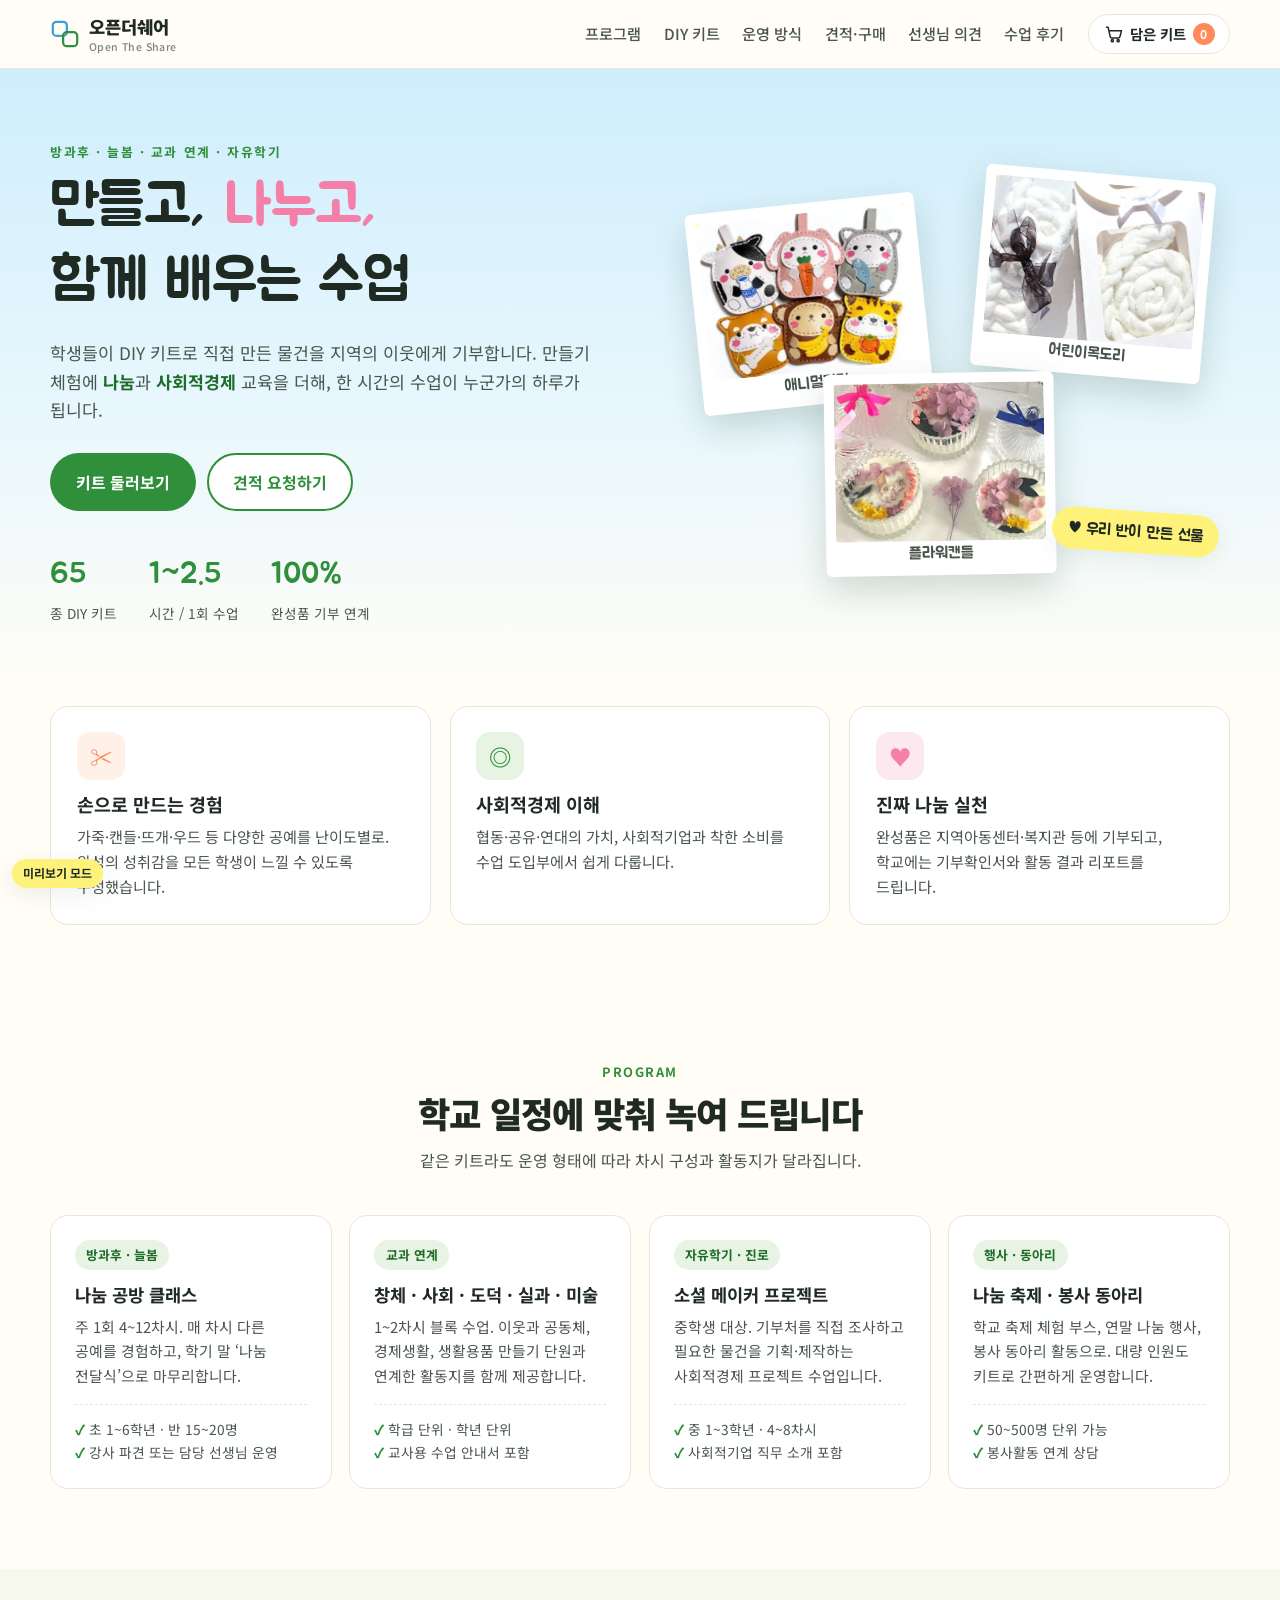
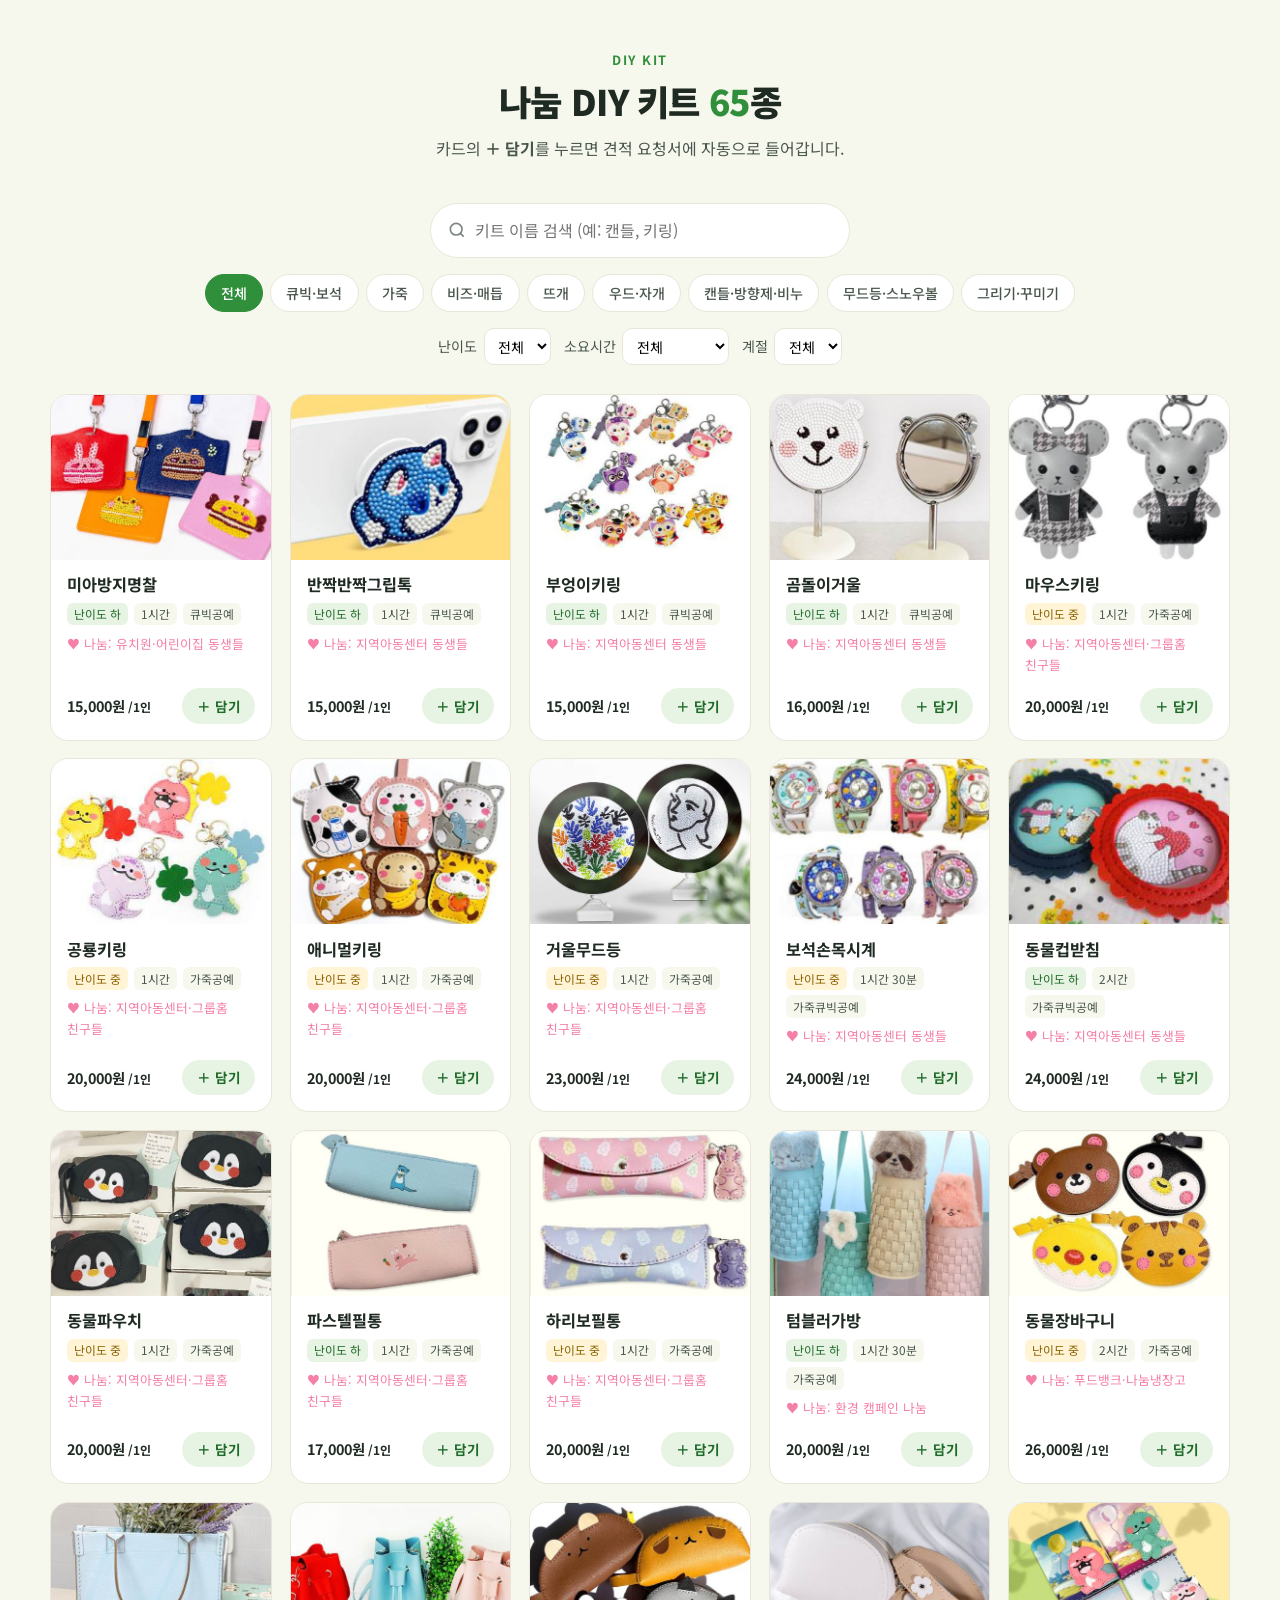
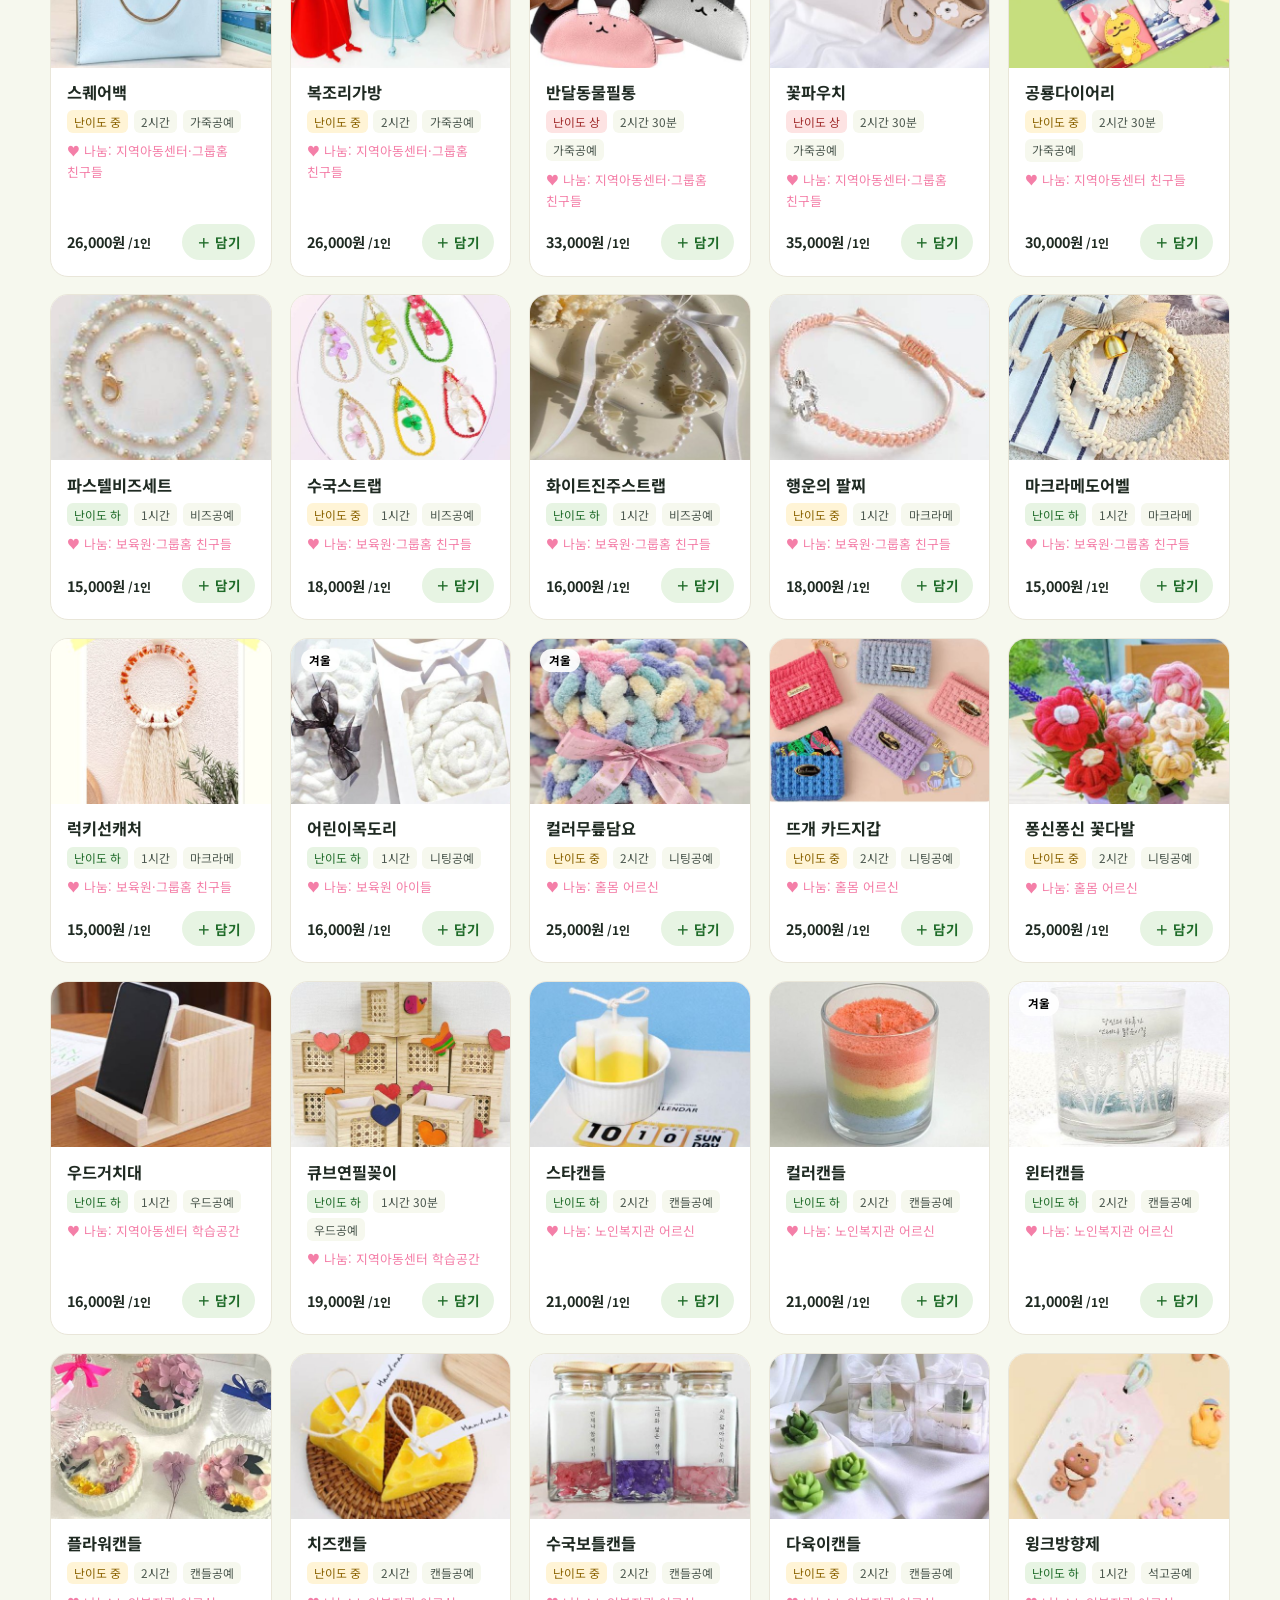
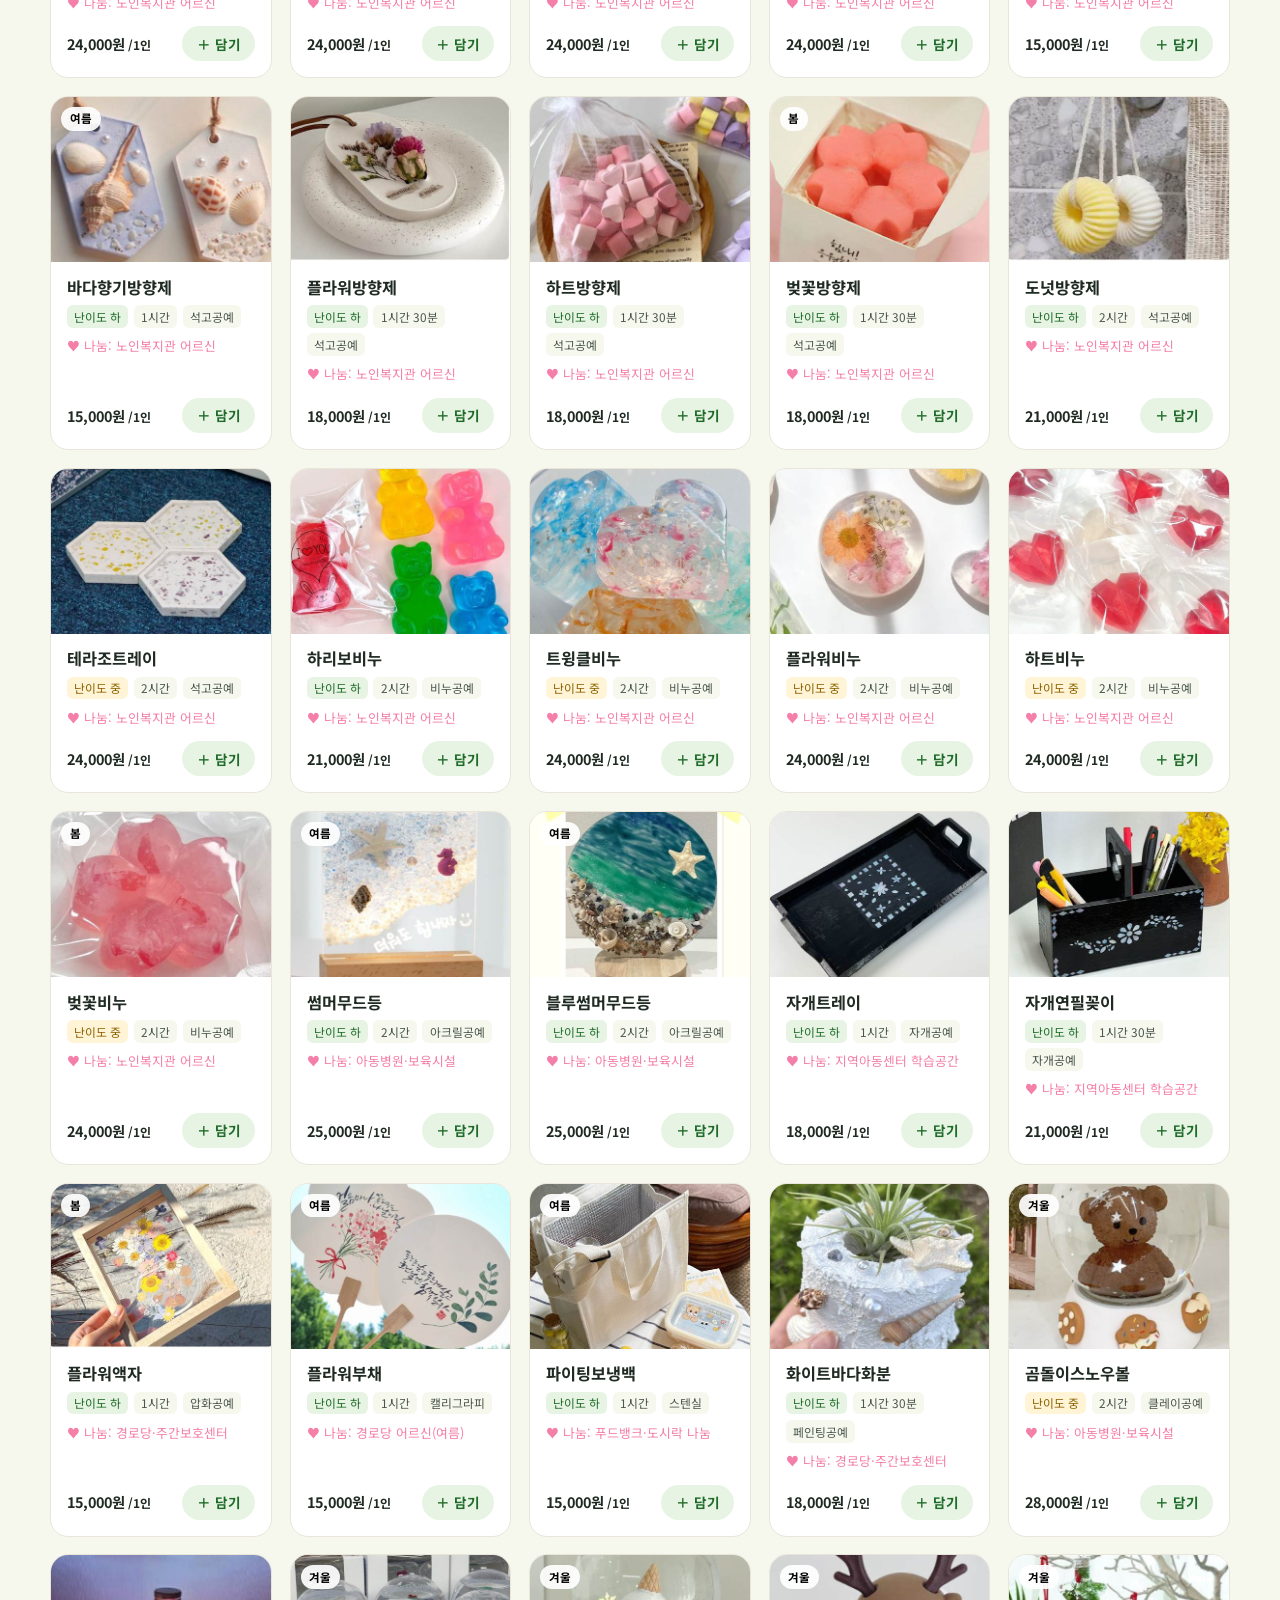
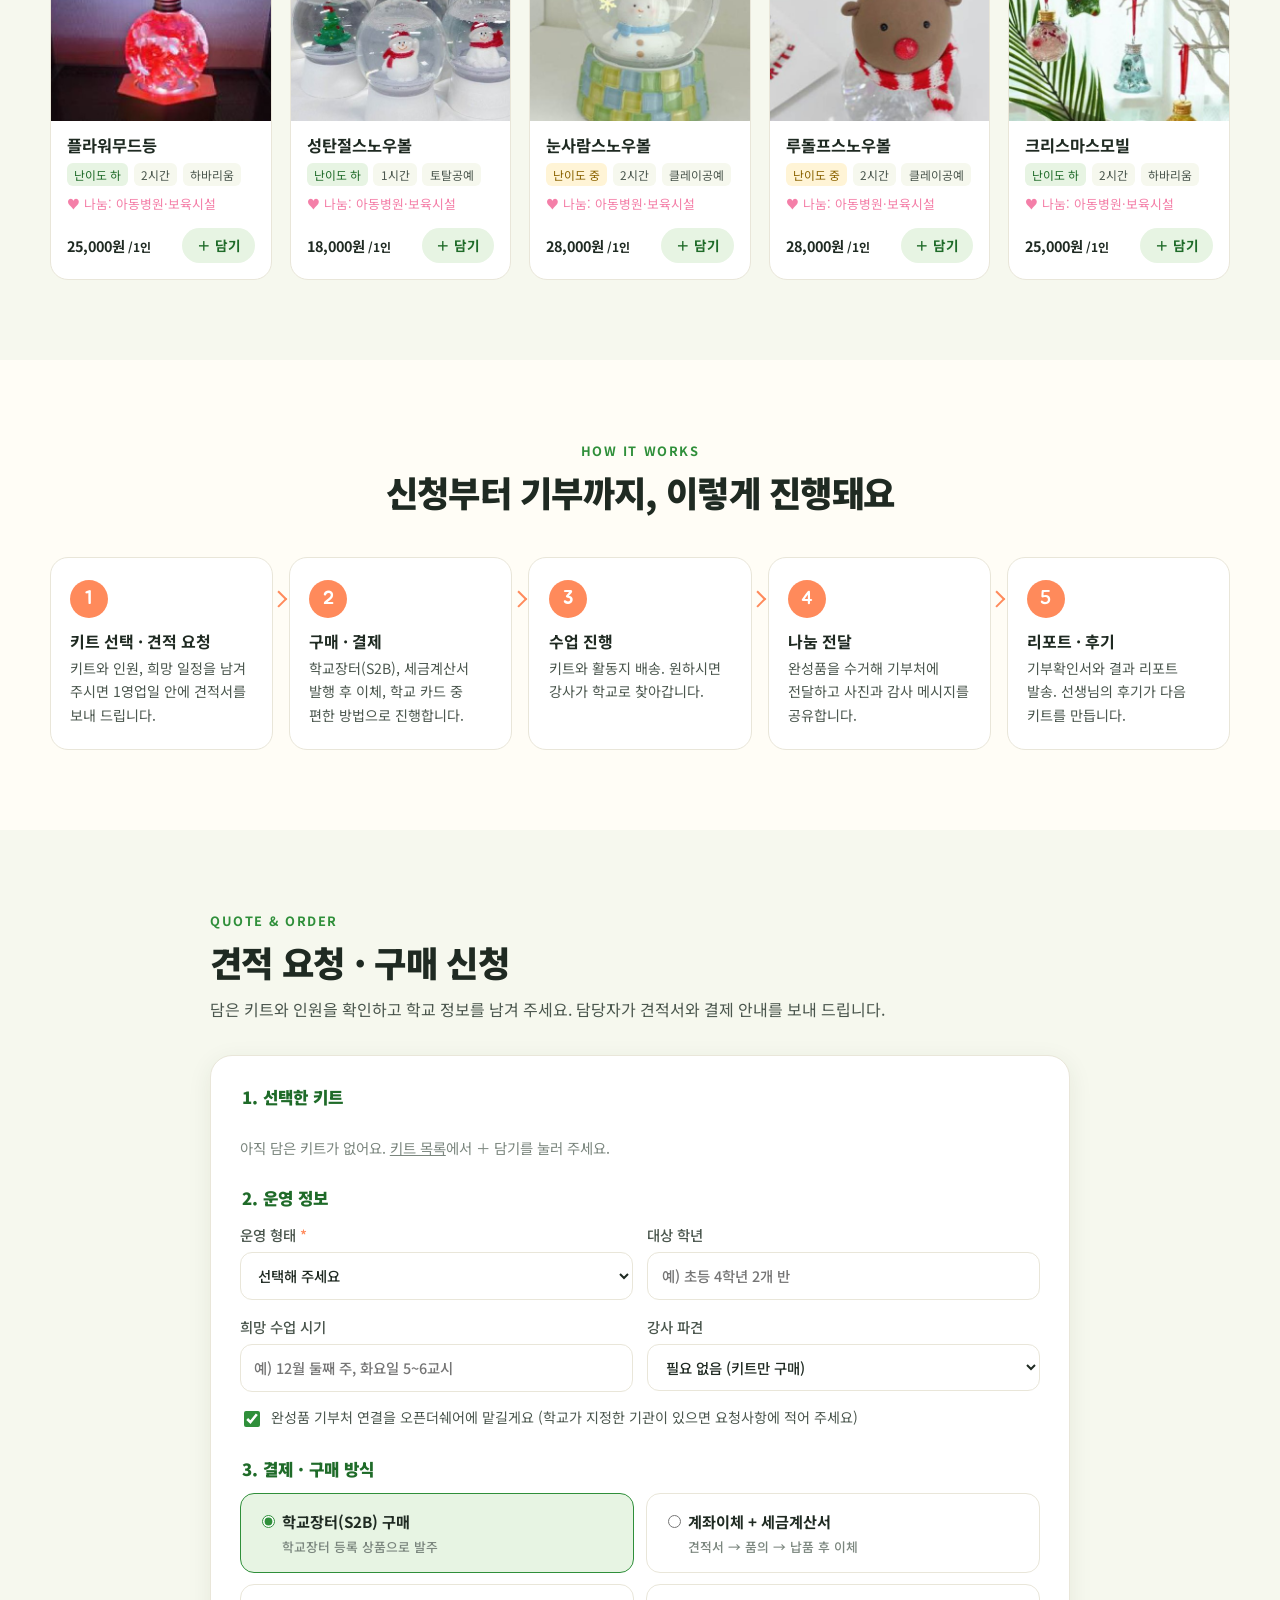
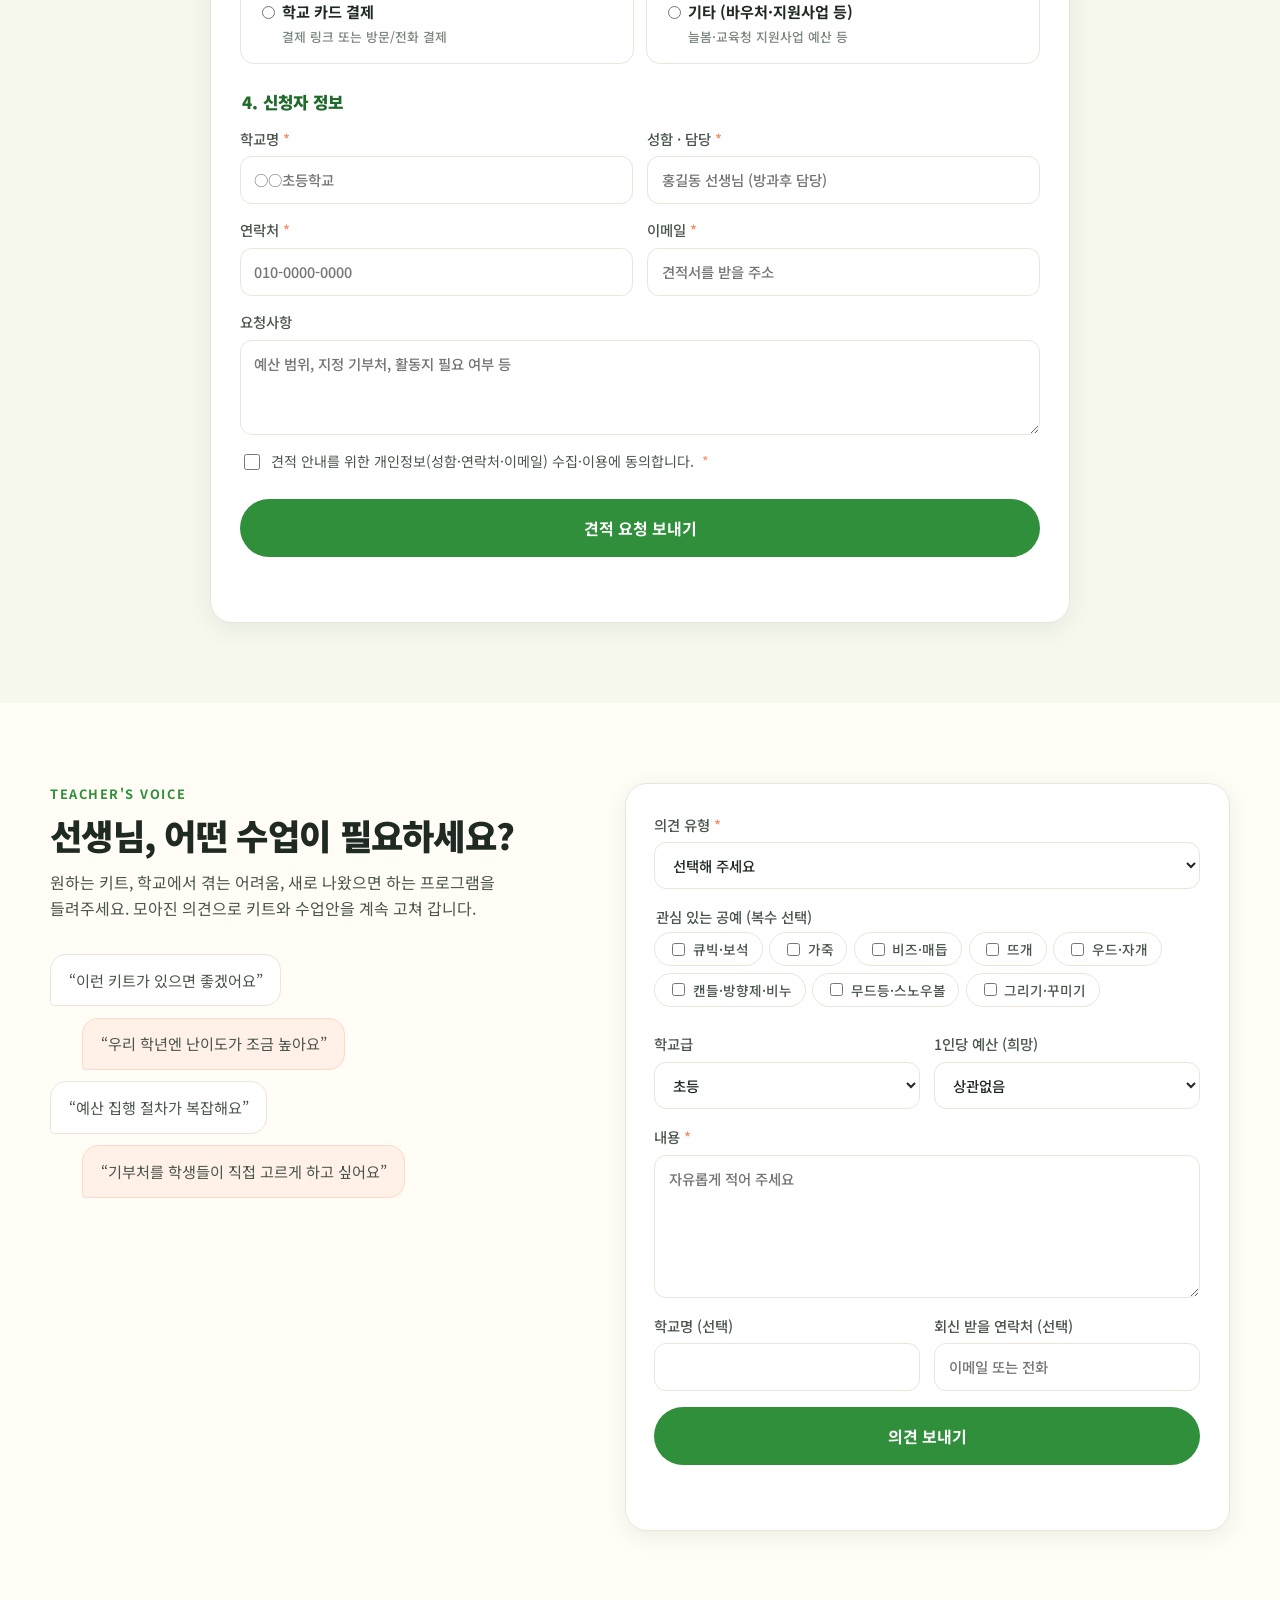
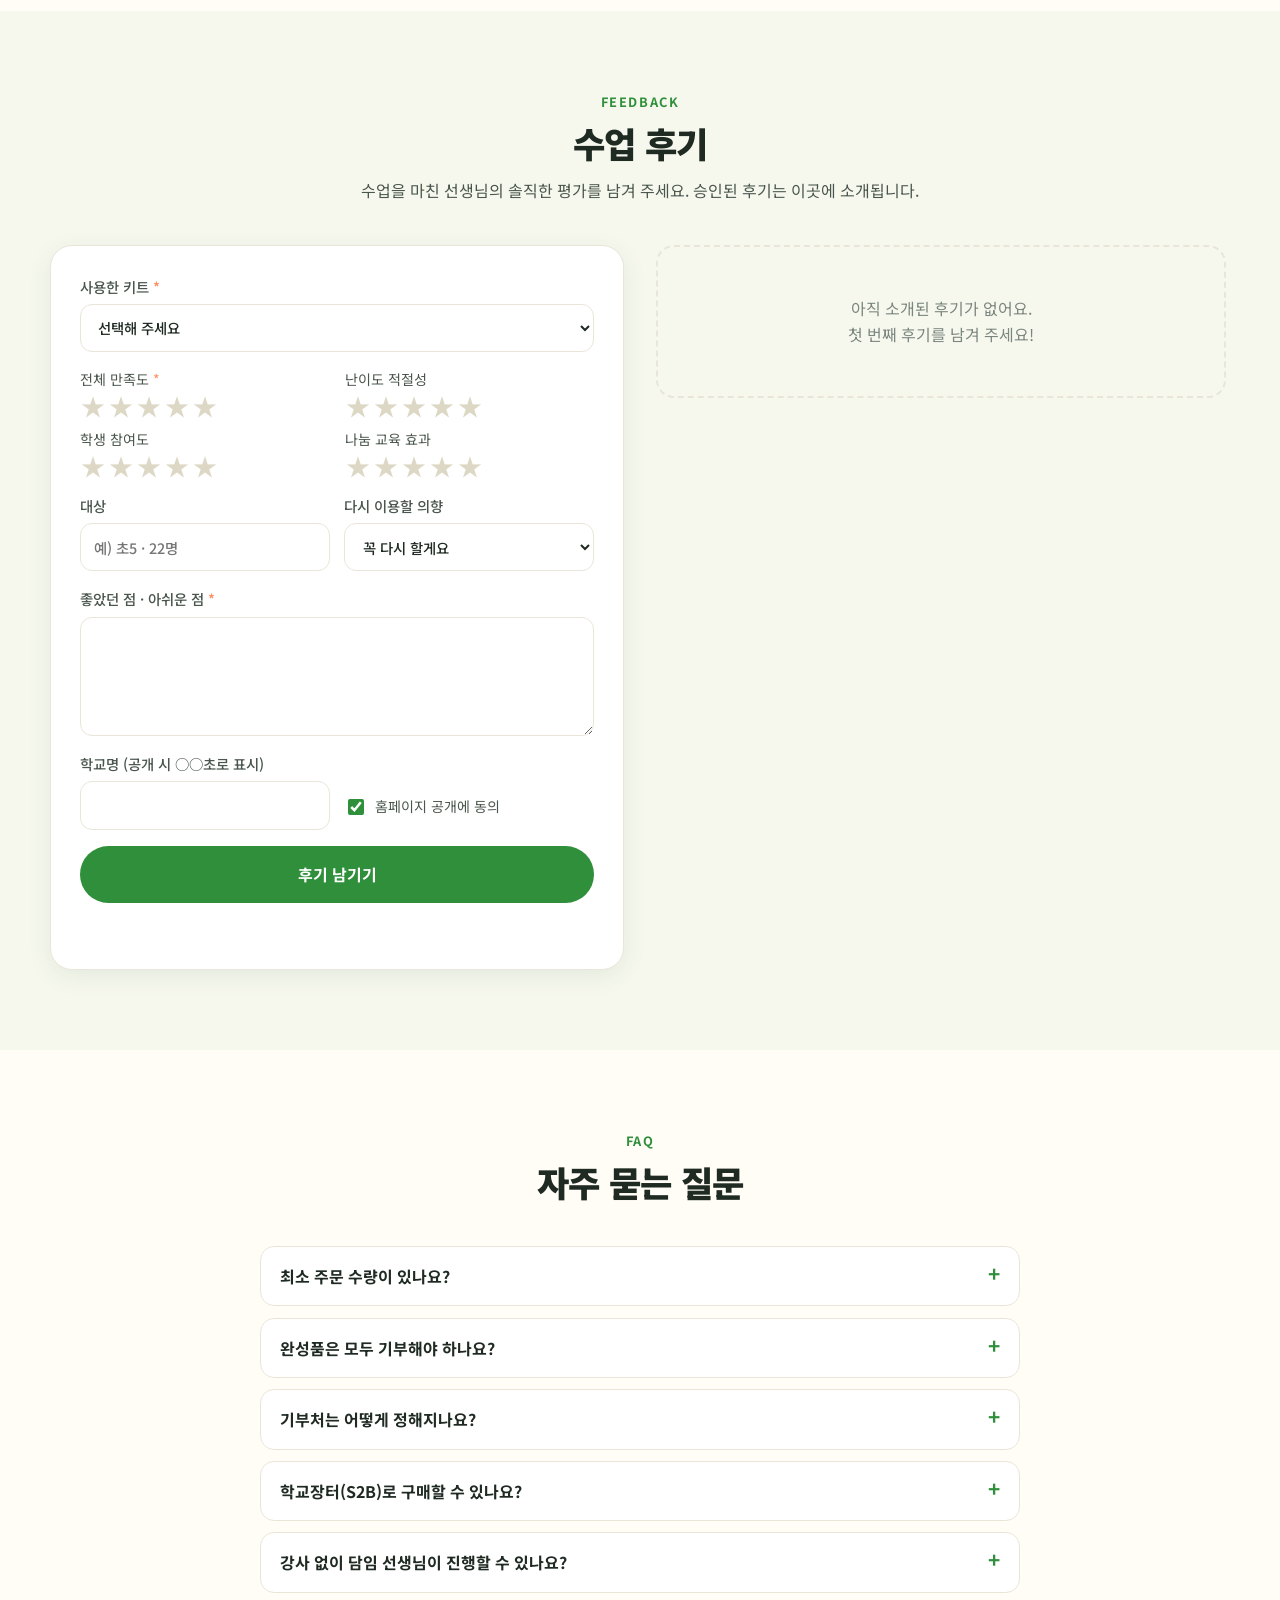
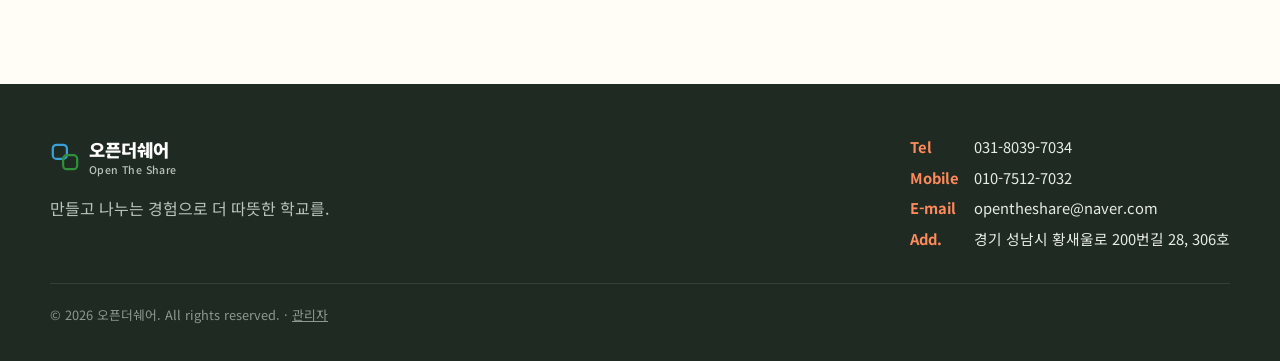
<file: index.html>
<!doctype html>
<html lang="ko">
<head>
  <meta charset="utf-8">
  <meta name="viewport" content="width=device-width, initial-scale=1">
  <title>오픈더쉐어 · 나눔 DIY 학교 프로그램</title>
  <meta name="description" content="학생들이 직접 만든 물건을 이웃에게 기부하는 나눔·사회적경제 DIY 수업. 방과후·늘봄·교과 연계 프로그램과 65종 DIY 키트.">
  <link rel="preconnect" href="https://fonts.googleapis.com">
  <link rel="preconnect" href="https://fonts.gstatic.com" crossorigin>
  <link href="https://fonts.googleapis.com/css2?family=Jua&family=Noto+Sans+KR:wght@400;500;700;900&display=swap" rel="stylesheet">
  <link rel="stylesheet" href="css/style.css">
</head>
<body>

<header class="nav" id="top">
  <div class="wrap nav-in">
    <a href="#top" class="logo" aria-label="오픈더쉐어 홈">
      <svg viewBox="0 0 32 32" aria-hidden="true"><rect x="3" y="3" width="15" height="15" rx="4"/><rect x="14" y="14" width="15" height="15" rx="4"/></svg>
      <span>오픈더쉐어<small>Open The Share</small></span>
    </a>
    <nav class="menu" id="menu">
      <a href="#program">프로그램</a>
      <a href="#kits">DIY 키트</a>
      <a href="#process">운영 방식</a>
      <a href="#order">견적·구매</a>
      <a href="#voc">선생님 의견</a>
      <a href="#feedback">수업 후기</a>
    </nav>
    <button class="cart-btn" id="cartBtn" aria-label="담은 키트 보기">
      <svg viewBox="0 0 24 24" aria-hidden="true"><path d="M3 4h2l2.4 11.2a2 2 0 0 0 2 1.6h7.7a2 2 0 0 0 2-1.5L21 8H6"/><circle cx="10" cy="20" r="1.3"/><circle cx="17" cy="20" r="1.3"/></svg>
      <span>담은 키트</span><b id="cartCount">0</b>
    </button>
    <button class="burger" id="burger" aria-label="메뉴 열기"><i></i><i></i><i></i></button>
  </div>
</header>

<main>
  <!-- HERO -->
  <section class="hero">
    <div class="wrap hero-in">
      <div class="hero-copy">
        <p class="eyebrow">방과후 · 늘봄 · 교과 연계 · 자유학기</p>
        <h1>만들고, <em>나누고,</em><br>함께 배우는 수업</h1>
        <p class="lead">학생들이 DIY 키트로 직접 만든 물건을 지역의 이웃에게 기부합니다.
          만들기 체험에 <strong>나눔</strong>과 <strong>사회적경제</strong> 교육을 더해, 한 시간의 수업이 누군가의 하루가 됩니다.</p>
        <div class="hero-cta">
          <a href="#kits" class="btn btn-primary">키트 둘러보기</a>
          <a href="#order" class="btn btn-ghost">견적 요청하기</a>
        </div>
        <ul class="hero-stats">
          <li><b>65</b><span>종 DIY 키트</span></li>
          <li><b>1~2.5</b><span>시간 / 1회 수업</span></li>
          <li><b>100%</b><span>완성품 기부 연계</span></li>
        </ul>
      </div>
      <div class="hero-visual" aria-hidden="true">
        <div class="polaroid p1"><img src="assets/kits/k08.jpg" alt=""><span>애니멀키링</span></div>
        <div class="polaroid p2"><img src="assets/kits/k28.jpg" alt=""><span>어린이목도리</span></div>
        <div class="polaroid p3"><img src="assets/kits/k37.jpg" alt=""><span>플라워캔들</span></div>
        <div class="heart-tag">♥ 우리 반이 만든 선물</div>
      </div>
    </div>
  </section>

  <!-- VALUES -->
  <section class="values">
    <div class="wrap grid3">
      <article>
        <div class="ico ico-make">✂</div>
        <h3>손으로 만드는 경험</h3>
        <p>가죽·캔들·뜨개·우드 등 다양한 공예를 난이도별로. 완성의 성취감을 모든 학생이 느낄 수 있도록 구성했습니다.</p>
      </article>
      <article>
        <div class="ico ico-eco">◎</div>
        <h3>사회적경제 이해</h3>
        <p>협동·공유·연대의 가치, 사회적기업과 착한 소비를 수업 도입부에서 쉽게 다룹니다.</p>
      </article>
      <article>
        <div class="ico ico-give">♥</div>
        <h3>진짜 나눔 실천</h3>
        <p>완성품은 지역아동센터·복지관 등에 기부되고, 학교에는 기부확인서와 활동 결과 리포트를 드립니다.</p>
      </article>
    </div>
  </section>

  <!-- PROGRAM -->
  <section class="section" id="program">
    <div class="wrap">
      <header class="sec-head">
        <p class="eyebrow">Program</p>
        <h2>학교 일정에 맞춰 녹여 드립니다</h2>
        <p>같은 키트라도 운영 형태에 따라 차시 구성과 활동지가 달라집니다.</p>
      </header>
      <div class="prog-grid">
        <article class="prog">
          <span class="tag">방과후 · 늘봄</span>
          <h3>나눔 공방 클래스</h3>
          <p>주 1회 4~12차시. 매 차시 다른 공예를 경험하고, 학기 말 ‘나눔 전달식’으로 마무리합니다.</p>
          <ul><li>초 1~6학년 · 반 15~20명</li><li>강사 파견 또는 담당 선생님 운영</li></ul>
        </article>
        <article class="prog">
          <span class="tag">교과 연계</span>
          <h3>창체 · 사회 · 도덕 · 실과 · 미술</h3>
          <p>1~2차시 블록 수업. 이웃과 공동체, 경제생활, 생활용품 만들기 단원과 연계한 활동지를 함께 제공합니다.</p>
          <ul><li>학급 단위 · 학년 단위</li><li>교사용 수업 안내서 포함</li></ul>
        </article>
        <article class="prog">
          <span class="tag">자유학기 · 진로</span>
          <h3>소셜 메이커 프로젝트</h3>
          <p>중학생 대상. 기부처를 직접 조사하고 필요한 물건을 기획·제작하는 사회적경제 프로젝트 수업입니다.</p>
          <ul><li>중 1~3학년 · 4~8차시</li><li>사회적기업 직무 소개 포함</li></ul>
        </article>
        <article class="prog">
          <span class="tag">행사 · 동아리</span>
          <h3>나눔 축제 · 봉사 동아리</h3>
          <p>학교 축제 체험 부스, 연말 나눔 행사, 봉사 동아리 활동으로. 대량 인원도 키트로 간편하게 운영합니다.</p>
          <ul><li>50~500명 단위 가능</li><li>봉사활동 연계 상담</li></ul>
        </article>
      </div>
    </div>
  </section>

  <!-- KITS -->
  <section class="section section-tint" id="kits">
    <div class="wrap">
      <header class="sec-head">
        <p class="eyebrow">DIY Kit</p>
        <h2>나눔 DIY 키트 <span class="count" id="kitCount">65</span>종</h2>
        <p>카드의 <b>＋ 담기</b>를 누르면 견적 요청서에 자동으로 들어갑니다.</p>
      </header>

      <div class="filters">
        <div class="search">
          <svg viewBox="0 0 24 24" aria-hidden="true"><circle cx="11" cy="11" r="7"/><path d="m20 20-4-4"/></svg>
          <input id="q" type="search" placeholder="키트 이름 검색 (예: 캔들, 키링)">
        </div>
        <div class="chips" id="groupChips" role="tablist" aria-label="제작 방식"></div>
        <div class="selects">
          <label>난이도
            <select id="fLevel"><option value="">전체</option><option>하</option><option>중</option><option>상</option></select>
          </label>
          <label>소요시간
            <select id="fTime"><option value="">전체</option><option value="60">1시간</option><option value="90">1시간 30분</option><option value="120">2시간</option><option value="150">2시간 30분</option></select>
          </label>
          <label>계절
            <select id="fSeason"><option value="">전체</option><option>봄</option><option>여름</option><option>겨울</option></select>
          </label>
        </div>
      </div>

      <div class="kit-grid" id="kitGrid"></div>
      <p class="empty" id="kitEmpty" hidden>조건에 맞는 키트가 없어요. 필터를 바꿔 보세요.</p>
    </div>
  </section>

  <!-- PROCESS -->
  <section class="section" id="process">
    <div class="wrap">
      <header class="sec-head">
        <p class="eyebrow">How it works</p>
        <h2>신청부터 기부까지, 이렇게 진행돼요</h2>
      </header>
      <ol class="steps">
        <li><b>1</b><h4>키트 선택 · 견적 요청</h4><p>키트와 인원, 희망 일정을 남겨 주시면 1영업일 안에 견적서를 보내 드립니다.</p></li>
        <li><b>2</b><h4>구매 · 결제</h4><p>학교장터(S2B), 세금계산서 발행 후 이체, 학교 카드 중 편한 방법으로 진행합니다.</p></li>
        <li><b>3</b><h4>수업 진행</h4><p>키트와 활동지 배송. 원하시면 강사가 학교로 찾아갑니다.</p></li>
        <li><b>4</b><h4>나눔 전달</h4><p>완성품을 수거해 기부처에 전달하고 사진과 감사 메시지를 공유합니다.</p></li>
        <li><b>5</b><h4>리포트 · 후기</h4><p>기부확인서와 결과 리포트 발송. 선생님의 후기가 다음 키트를 만듭니다.</p></li>
      </ol>
    </div>
  </section>

  <!-- ORDER -->
  <section class="section section-tint" id="order">
    <div class="wrap order-wrap">
      <header class="sec-head left">
        <p class="eyebrow">Quote &amp; Order</p>
        <h2>견적 요청 · 구매 신청</h2>
        <p>담은 키트와 인원을 확인하고 학교 정보를 남겨 주세요. 담당자가 견적서와 결제 안내를 보내 드립니다.</p>
      </header>

      <form class="card form" id="orderForm" novalidate>
        <fieldset>
          <legend>1. 선택한 키트</legend>
          <div id="orderItems" class="order-items"></div>
          <p class="hint" id="orderEmpty">아직 담은 키트가 없어요. <a href="#kits">키트 목록</a>에서 ＋ 담기를 눌러 주세요.</p>
          <div class="order-total" id="orderTotal" hidden></div>
        </fieldset>

        <fieldset>
          <legend>2. 운영 정보</legend>
          <div class="row">
            <label>운영 형태 <span class="req">*</span>
              <select name="programType" required>
                <option value="">선택해 주세요</option>
                <option>방과후 · 늘봄</option><option>교과 연계 수업</option>
                <option>자유학기 · 진로</option><option>학교 행사 · 동아리</option><option>기타</option>
              </select>
            </label>
            <label>대상 학년
              <input name="grade" placeholder="예) 초등 4학년 2개 반">
            </label>
          </div>
          <div class="row">
            <label>희망 수업 시기
              <input name="schedule" placeholder="예) 12월 둘째 주, 화요일 5~6교시">
            </label>
            <label>강사 파견
              <select name="instructor">
                <option>필요 없음 (키트만 구매)</option>
                <option>강사 파견 희망</option>
                <option>상담 후 결정</option>
              </select>
            </label>
          </div>
          <label class="check"><input type="checkbox" name="donationLink" checked> 완성품 기부처 연결을 오픈더쉐어에 맡길게요 (학교가 지정한 기관이 있으면 요청사항에 적어 주세요)</label>
        </fieldset>

        <fieldset>
          <legend>3. 결제 · 구매 방식</legend>
          <div class="pay-grid" id="payGrid"></div>
        </fieldset>

        <fieldset>
          <legend>4. 신청자 정보</legend>
          <div class="row">
            <label>학교명 <span class="req">*</span><input name="school" required placeholder="○○초등학교"></label>
            <label>성함 · 담당 <span class="req">*</span><input name="name" required placeholder="홍길동 선생님 (방과후 담당)"></label>
          </div>
          <div class="row">
            <label>연락처 <span class="req">*</span><input name="phone" required inputmode="tel" placeholder="010-0000-0000"></label>
            <label>이메일 <span class="req">*</span><input name="email" type="email" required placeholder="견적서를 받을 주소"></label>
          </div>
          <label>요청사항<textarea name="memo" rows="3" placeholder="예산 범위, 지정 기부처, 활동지 필요 여부 등"></textarea></label>
          <label class="check"><input type="checkbox" name="agree" required> 견적 안내를 위한 개인정보(성함·연락처·이메일) 수집·이용에 동의합니다. <span class="req">*</span></label>
        </fieldset>

        <button class="btn btn-primary btn-block" type="submit">견적 요청 보내기</button>
        <p class="form-msg" role="status"></p>
      </form>
    </div>
  </section>

  <!-- VOC -->
  <section class="section" id="voc">
    <div class="wrap two-col">
      <div>
        <header class="sec-head left">
          <p class="eyebrow">Teacher's Voice</p>
          <h2>선생님, 어떤 수업이 필요하세요?</h2>
          <p>원하는 키트, 학교에서 겪는 어려움, 새로 나왔으면 하는 프로그램을 들려주세요. 모아진 의견으로 키트와 수업안을 계속 고쳐 갑니다.</p>
        </header>
        <ul class="voc-points">
          <li>“이런 키트가 있으면 좋겠어요”</li>
          <li>“우리 학년엔 난이도가 조금 높아요”</li>
          <li>“예산 집행 절차가 복잡해요”</li>
          <li>“기부처를 학생들이 직접 고르게 하고 싶어요”</li>
        </ul>
      </div>
      <form class="card form" id="vocForm" novalidate>
        <label>의견 유형 <span class="req">*</span>
          <select name="topic" required>
            <option value="">선택해 주세요</option>
            <option>새 키트 · 프로그램 제안</option>
            <option>수업 운영 · 난이도</option>
            <option>구매 · 결제 · 예산 절차</option>
            <option>기부 · 나눔 연계</option>
            <option>기타 의견</option>
          </select>
        </label>
        <fieldset class="inline-chips">
          <legend>관심 있는 공예 (복수 선택)</legend>
          <div id="vocInterests"></div>
        </fieldset>
        <div class="row">
          <label>학교급
            <select name="level"><option>초등</option><option>중등</option><option>고등</option><option>특수 · 대안</option><option>기타 기관</option></select>
          </label>
          <label>1인당 예산 (희망)
            <select name="budget"><option>상관없음</option><option>5천 원 이하</option><option>5천~1만 원</option><option>1만~1만5천 원</option><option>1만5천 원 이상</option></select>
          </label>
        </div>
        <label>내용 <span class="req">*</span><textarea name="message" rows="5" required placeholder="자유롭게 적어 주세요"></textarea></label>
        <div class="row">
          <label>학교명 (선택)<input name="school"></label>
          <label>회신 받을 연락처 (선택)<input name="contact" placeholder="이메일 또는 전화"></label>
        </div>
        <button class="btn btn-primary btn-block" type="submit">의견 보내기</button>
        <p class="form-msg" role="status"></p>
      </form>
    </div>
  </section>

  <!-- FEEDBACK -->
  <section class="section section-tint" id="feedback">
    <div class="wrap">
      <header class="sec-head">
        <p class="eyebrow">Feedback</p>
        <h2>수업 후기</h2>
        <p>수업을 마친 선생님의 솔직한 평가를 남겨 주세요. 승인된 후기는 이곳에 소개됩니다.</p>
      </header>
      <div class="fb-wrap">
        <form class="card form" id="fbForm" novalidate>
          <label>사용한 키트 <span class="req">*</span>
            <select name="kit" id="fbKit" required><option value="">선택해 주세요</option></select>
          </label>
          <div class="ratings">
            <div class="rate" data-name="overall"><span>전체 만족도 <span class="req">*</span></span><div class="stars"></div></div>
            <div class="rate" data-name="difficulty"><span>난이도 적절성</span><div class="stars"></div></div>
            <div class="rate" data-name="engagement"><span>학생 참여도</span><div class="stars"></div></div>
            <div class="rate" data-name="sharing"><span>나눔 교육 효과</span><div class="stars"></div></div>
          </div>
          <div class="row">
            <label>대상<input name="target" placeholder="예) 초5 · 22명"></label>
            <label>다시 이용할 의향
              <select name="again"><option>꼭 다시 할게요</option><option>아마도</option><option>잘 모르겠어요</option><option>아니요</option></select>
            </label>
          </div>
          <label>좋았던 점 · 아쉬운 점 <span class="req">*</span><textarea name="comment" rows="4" required></textarea></label>
          <div class="row">
            <label>학교명 (공개 시 ○○초로 표시)<input name="school"></label>
            <label class="check self-end"><input type="checkbox" name="publish" checked> 홈페이지 공개에 동의</label>
          </div>
          <button class="btn btn-primary btn-block" type="submit">후기 남기기</button>
          <p class="form-msg" role="status"></p>
        </form>
        <div class="fb-list" id="fbList">
          <p class="fb-empty">아직 소개된 후기가 없어요.<br>첫 번째 후기를 남겨 주세요!</p>
        </div>
      </div>
    </div>
  </section>

  <!-- FAQ -->
  <section class="section" id="faq">
    <div class="wrap narrow">
      <header class="sec-head"><p class="eyebrow">FAQ</p><h2>자주 묻는 질문</h2></header>
      <details><summary>최소 주문 수량이 있나요?</summary><p>학급 단위(10개)부터 신청하실 수 있습니다. 소량은 요청사항에 적어 주시면 상담해 드립니다.</p></details>
      <details><summary>완성품은 모두 기부해야 하나요?</summary><p>기본 운영은 ‘하나 만들어 나누기’이지만, 학교 상황에 따라 ‘하나는 나, 하나는 이웃’처럼 2개를 만드는 구성도 가능합니다.</p></details>
      <details><summary>기부처는 어떻게 정해지나요?</summary><p>키트별 추천 기부처가 있으며, 오픈더쉐어가 지역 기관과 연결해 드립니다. 학교와 인연 있는 기관이나 학생들이 고른 곳으로 지정하실 수도 있습니다.</p></details>
      <details><summary>학교장터(S2B)로 구매할 수 있나요?</summary><p>네. 견적 요청 시 결제 방식에서 학교장터를 선택하시면 등록 상품 안내를 함께 드립니다.</p></details>
      <details><summary>강사 없이 담임 선생님이 진행할 수 있나요?</summary><p>모든 키트에 단계별 설명서가 들어 있고, 난이도 ‘하’ 키트는 교사용 안내서만으로 충분히 진행할 수 있습니다.</p></details>
    </div>
  </section>
</main>

<footer class="footer">
  <div class="wrap foot-in">
    <div>
      <a href="#top" class="logo light">
        <svg viewBox="0 0 32 32" aria-hidden="true"><rect x="3" y="3" width="15" height="15" rx="4"/><rect x="14" y="14" width="15" height="15" rx="4"/></svg>
        <span>오픈더쉐어<small>Open The Share</small></span>
      </a>
      <p class="muted">만들고 나누는 경험으로 더 따뜻한 학교를.</p>
    </div>
    <ul class="contact" id="contactList"></ul>
  </div>
  <p class="copy wrap">© <span id="year"></span> 오픈더쉐어. All rights reserved. · <a href="admin.html" class="admin-link">관리자</a></p>
</footer>

<!-- Cart drawer -->
<aside class="drawer" id="drawer" aria-hidden="true">
  <div class="drawer-panel" role="dialog" aria-label="담은 키트">
    <header><h3>담은 키트</h3><button class="x" id="drawerClose" aria-label="닫기">×</button></header>
    <div class="drawer-body" id="drawerBody"></div>
    <footer><a href="#order" class="btn btn-primary btn-block" id="drawerGo">견적 요청서로 이동</a></footer>
  </div>
</aside>

<!-- Kit modal -->
<div class="modal" id="modal" aria-hidden="true">
  <div class="modal-card" role="dialog" aria-modal="true">
    <button class="x" id="modalClose" aria-label="닫기">×</button>
    <div id="modalBody"></div>
  </div>
</div>

<div class="toast" id="toast" role="status" aria-live="polite"></div>
<div class="demo-badge" id="demoBadge" hidden title="config.js에 ENDPOINT를 설정하면 실제 접수됩니다">미리보기 모드</div>

<script src="js/config.js"></script>
<script src="js/prices.js"></script>
<script src="js/kits.js"></script>
<script src="js/app.js"></script>
</body>
</html>
</file>
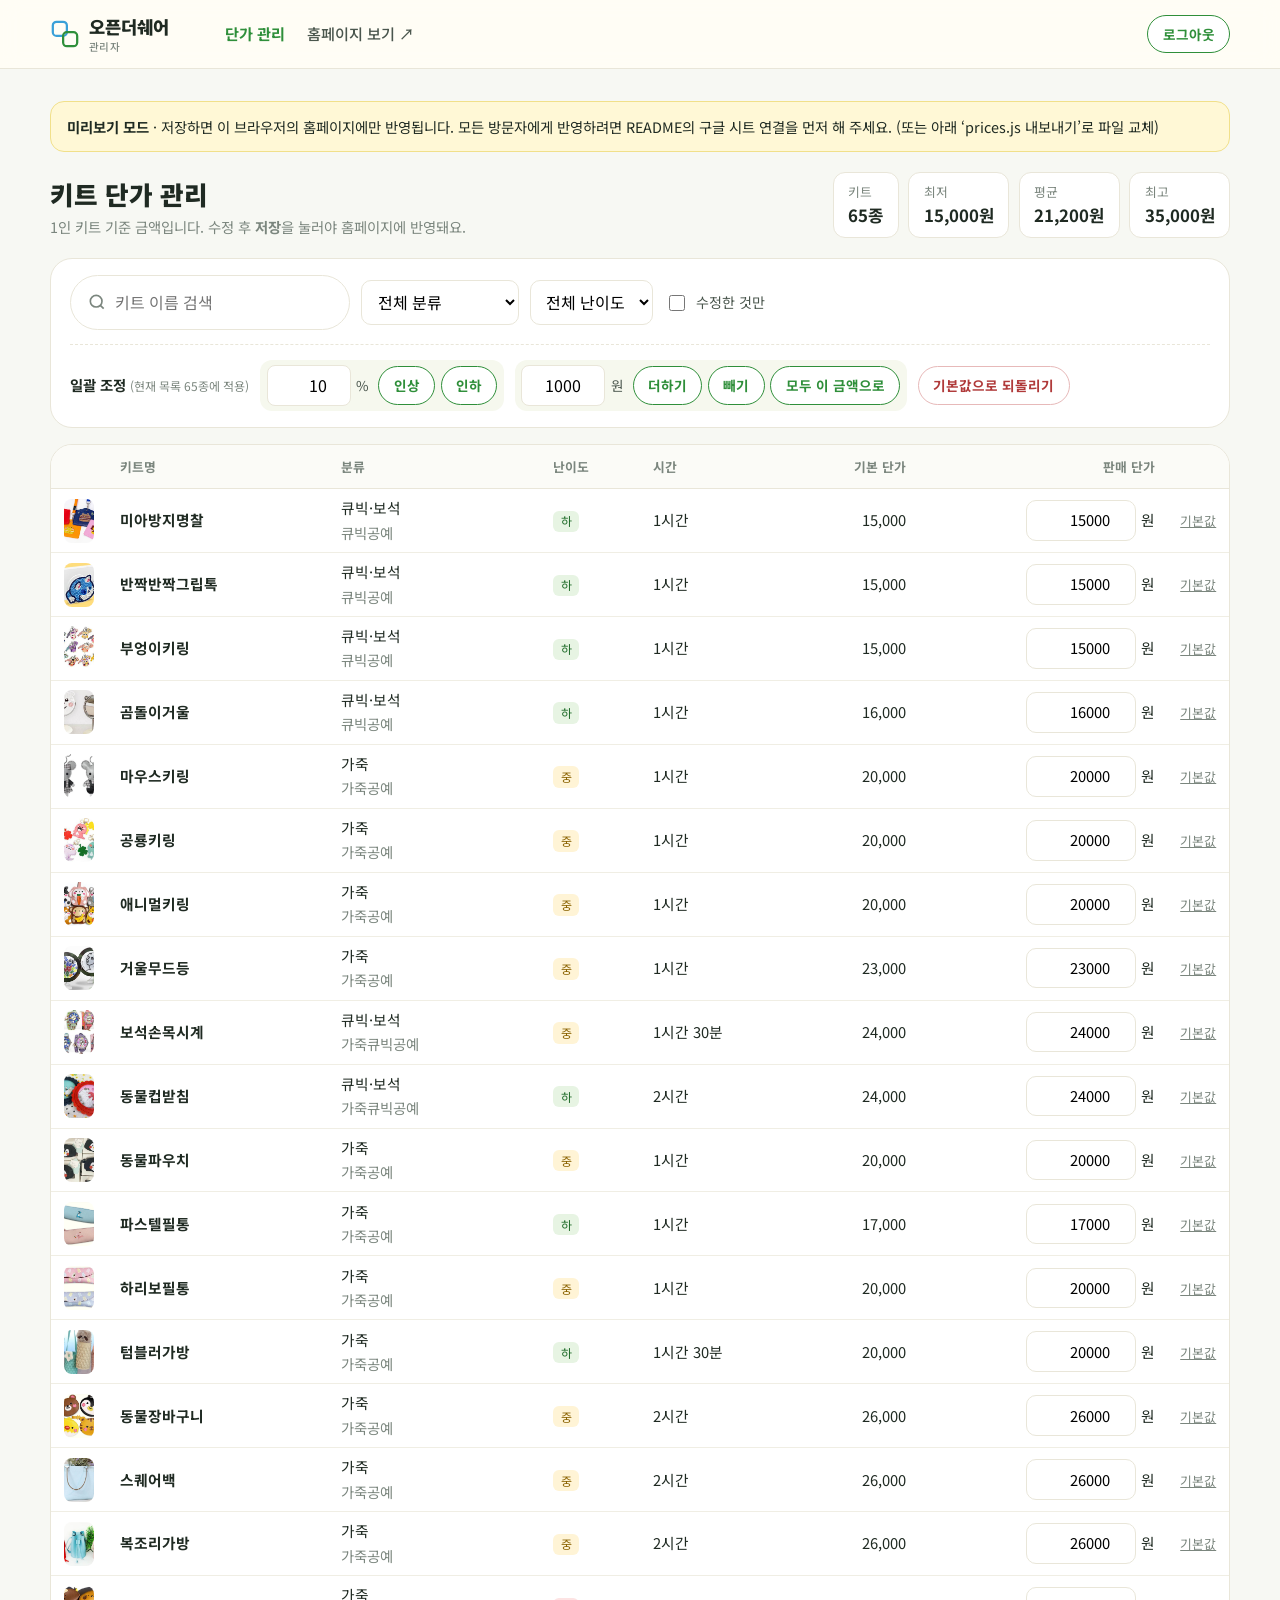
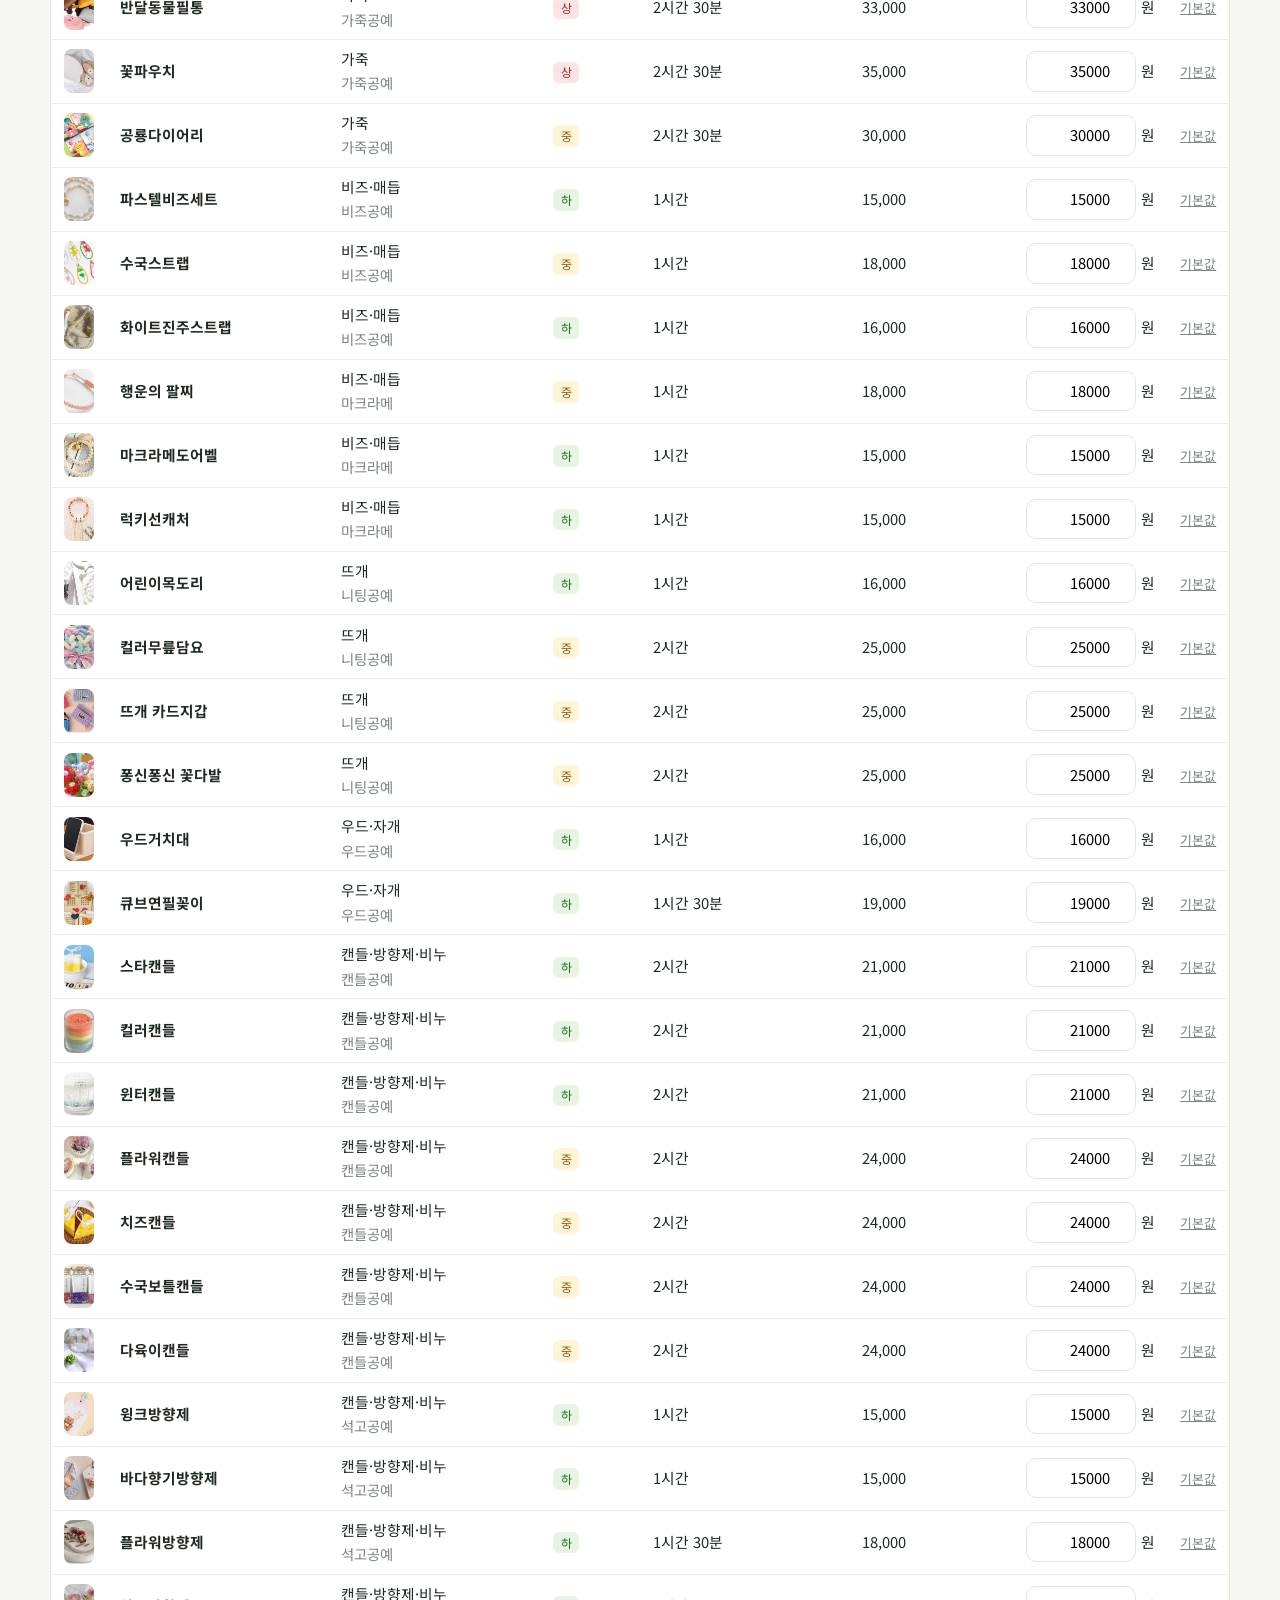
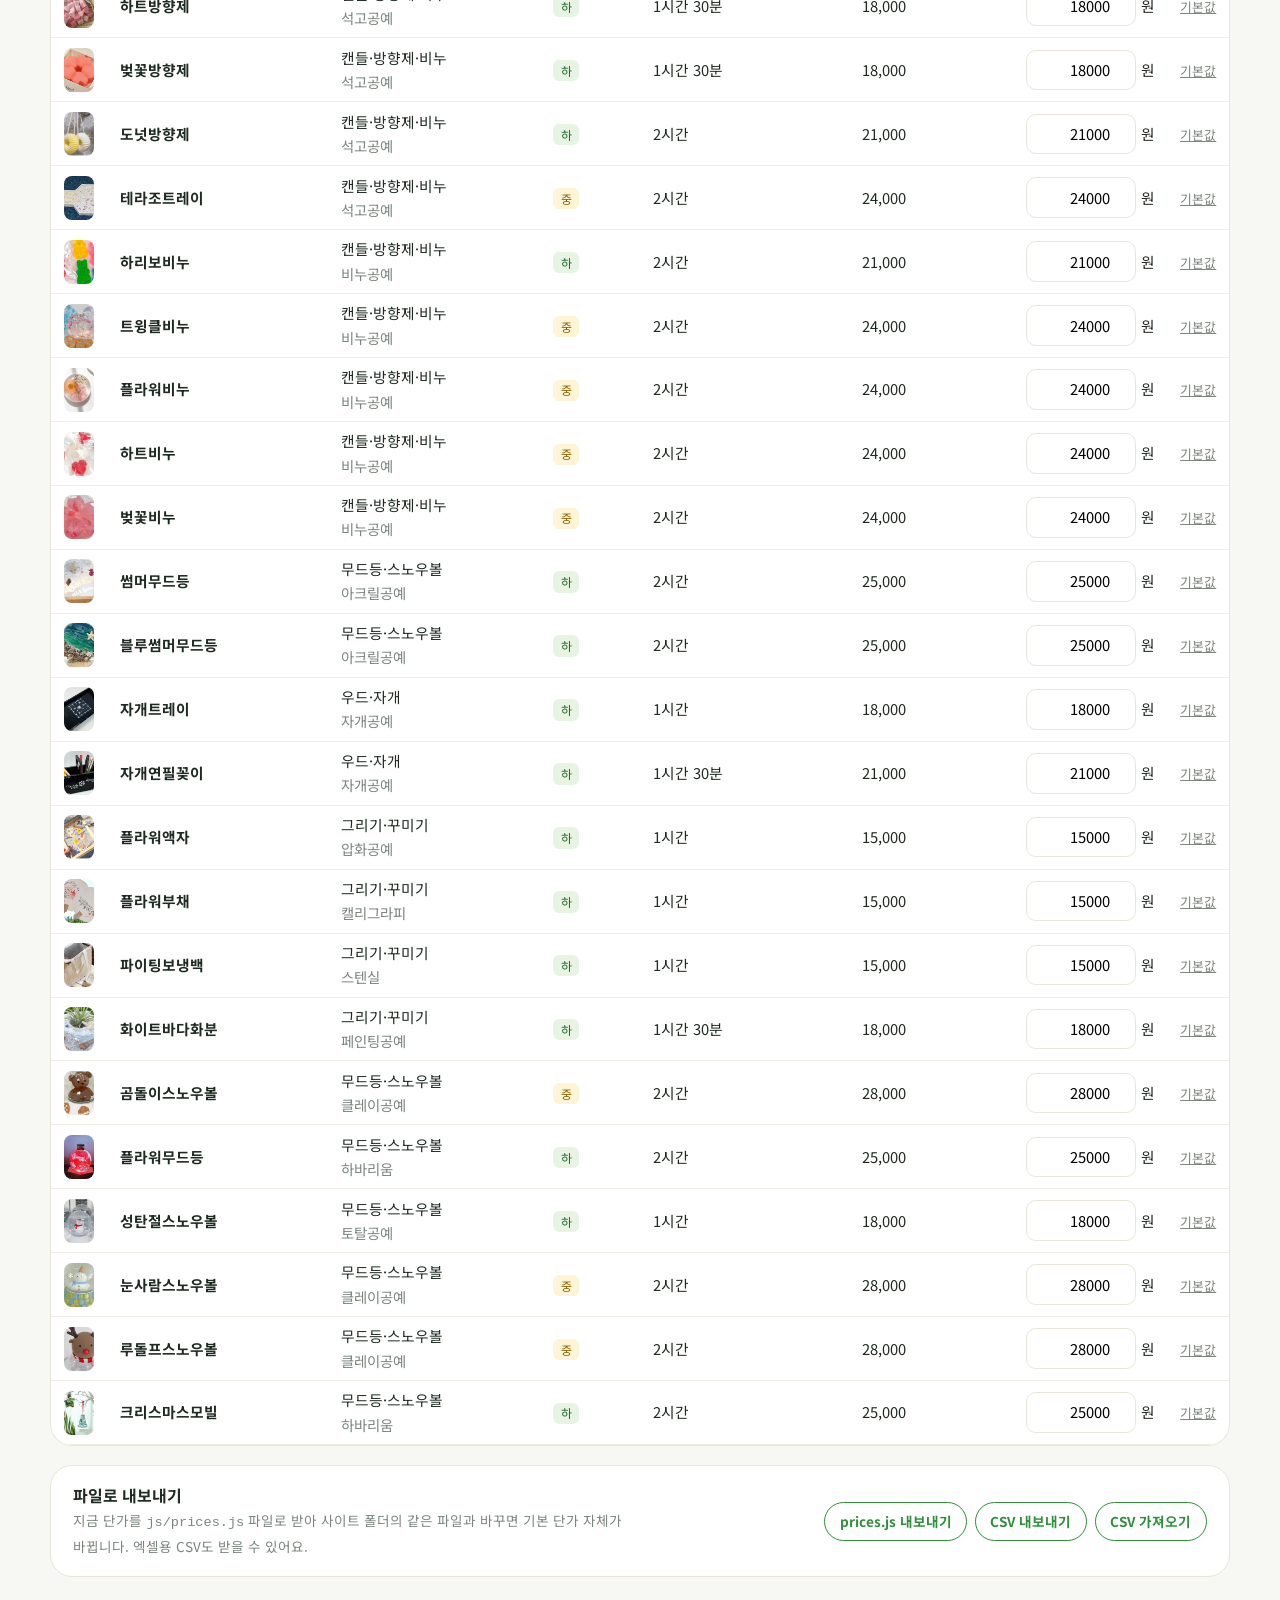
<file: admin.html>
<!doctype html>
<html lang="ko">
<head>
  <meta charset="utf-8">
  <meta name="viewport" content="width=device-width, initial-scale=1">
  <meta name="robots" content="noindex, nofollow">
  <title>관리자 · 단가 관리 | 오픈더쉐어</title>
  <link rel="preconnect" href="https://fonts.googleapis.com">
  <link rel="preconnect" href="https://fonts.gstatic.com" crossorigin>
  <link href="https://fonts.googleapis.com/css2?family=Jua&family=Noto+Sans+KR:wght@400;500;700;900&display=swap" rel="stylesheet">
  <link rel="stylesheet" href="css/style.css">
  <link rel="stylesheet" href="css/admin.css">
</head>
<body class="admin">

<header class="nav">
  <div class="wrap nav-in">
    <a href="index.html" class="logo" aria-label="홈페이지로">
      <svg viewBox="0 0 32 32" aria-hidden="true"><rect x="3" y="3" width="15" height="15" rx="4"/><rect x="14" y="14" width="15" height="15" rx="4"/></svg>
      <span>오픈더쉐어<small>관리자</small></span>
    </a>
    <nav class="menu admin-menu">
      <a href="#" aria-current="page">단가 관리</a>
      <a href="index.html" target="_blank" rel="noopener">홈페이지 보기 ↗</a>
    </nav>
    <button class="btn btn-ghost btn-sm" id="logout" hidden>로그아웃</button>
  </div>
</header>

<!-- 로그인 -->
<section class="login" id="login">
  <form class="card form login-card" id="loginForm">
    <h1>관리자 로그인</h1>
    <p class="hint" id="loginHint"></p>
    <label id="keyWrap">관리자 비밀번호
      <input type="password" name="key" autocomplete="current-password" required>
    </label>
    <button class="btn btn-primary btn-block" type="submit">들어가기</button>
    <p class="form-msg" role="status"></p>
  </form>
</section>

<!-- 단가 관리 -->
<main class="wrap admin-main" id="app" hidden>
  <div class="mode-banner" id="modeBanner"></div>

  <header class="admin-head">
    <div>
      <h1>키트 단가 관리</h1>
      <p class="hint">1인 키트 기준 금액입니다. 수정 후 <b>저장</b>을 눌러야 홈페이지에 반영돼요.</p>
    </div>
    <div class="stats" id="stats"></div>
  </header>

  <section class="toolbar card">
    <div class="tb-row">
      <div class="search">
        <svg viewBox="0 0 24 24" aria-hidden="true"><circle cx="11" cy="11" r="7"/><path d="m20 20-4-4"/></svg>
        <input id="q" type="search" placeholder="키트 이름 검색">
      </div>
      <select id="fGroup" aria-label="분류"><option value="">전체 분류</option></select>
      <select id="fLevel" aria-label="난이도"><option value="">전체 난이도</option><option>하</option><option>중</option><option>상</option></select>
      <label class="check"><input type="checkbox" id="fChanged"> 수정한 것만</label>
    </div>
    <div class="tb-row bulk">
      <span class="bulk-label">일괄 조정 <small id="bulkTarget">(현재 목록 65종)</small></span>
      <div class="bulk-group">
        <input type="number" id="bulkPct" value="10" step="1" aria-label="비율(%)"><span>%</span>
        <button class="btn btn-ghost btn-sm" data-bulk="up">인상</button>
        <button class="btn btn-ghost btn-sm" data-bulk="down">인하</button>
      </div>
      <div class="bulk-group">
        <input type="number" id="bulkWon" value="1000" step="500" aria-label="금액(원)"><span>원</span>
        <button class="btn btn-ghost btn-sm" data-bulk="plus">더하기</button>
        <button class="btn btn-ghost btn-sm" data-bulk="minus">빼기</button>
        <button class="btn btn-ghost btn-sm" data-bulk="set">모두 이 금액으로</button>
      </div>
      <button class="btn btn-ghost btn-sm warn" data-bulk="reset">기본값으로 되돌리기</button>
    </div>
  </section>

  <div class="table-wrap card">
    <table class="ptable">
      <thead>
        <tr>
          <th class="c-img"></th>
          <th data-sort="name">키트명</th>
          <th data-sort="group">분류</th>
          <th data-sort="level">난이도</th>
          <th data-sort="minutes">시간</th>
          <th data-sort="base" class="num">기본 단가</th>
          <th data-sort="price" class="num">판매 단가</th>
          <th class="c-act"></th>
        </tr>
      </thead>
      <tbody id="rows"></tbody>
    </table>
  </div>

  <section class="export card">
    <div>
      <h3>파일로 내보내기</h3>
      <p class="hint">지금 단가를 <code>js/prices.js</code> 파일로 받아 사이트 폴더의 같은 파일과 바꾸면 기본 단가 자체가 바뀝니다. 엑셀용 CSV도 받을 수 있어요.</p>
    </div>
    <div class="ex-btns">
      <button class="btn btn-ghost btn-sm" id="exportJs">prices.js 내보내기</button>
      <button class="btn btn-ghost btn-sm" id="exportCsv">CSV 내보내기</button>
      <label class="btn btn-ghost btn-sm file-btn">CSV 가져오기<input type="file" id="importCsv" accept=".csv,text/csv" hidden></label>
    </div>
  </section>
</main>

<div class="savebar" id="savebar" hidden>
  <div class="wrap savebar-in">
    <span id="dirtyText">변경 사항 0건</span>
    <div>
      <button class="btn btn-ghost btn-sm" id="discard">취소</button>
      <button class="btn btn-primary btn-sm" id="save">저장하기</button>
    </div>
  </div>
</div>

<div class="toast" id="toast" role="status" aria-live="polite"></div>

<script src="js/config.js"></script>
<script src="js/prices.js"></script>
<script src="js/kits.js"></script>
<script src="js/admin.js"></script>
</body>
</html>
</file>
<file: css/style.css>
:root{
  --green:#2f8f3a; --green-d:#1f6b29; --green-l:#e7f4e3;
  --coral:#ff8a5b; --coral-l:#fff0e8;
  --pink:#f47fa8; --yellow:#fff27a; --sky:#cfeefc;
  --ink:#1f2a22; --ink-2:#4a564d; --muted:#7b867e;
  --bg:#fffdf6; --card:#ffffff; --line:#e9e6d9; --tint:#f6f8ee;
  --radius:18px; --shadow:0 6px 24px rgba(40,60,30,.08);
  --font:"Noto Sans KR",system-ui,-apple-system,"Apple SD Gothic Neo","Malgun Gothic",sans-serif;
  --display:"Jua","Noto Sans KR",sans-serif;
}
*{box-sizing:border-box}
[hidden]{display:none!important}
html{scroll-behavior:smooth;scroll-padding-top:76px}
body{margin:0;font-family:var(--font);color:var(--ink);background:var(--bg);line-height:1.65;word-break:keep-all;-webkit-font-smoothing:antialiased}
img{max-width:100%;display:block}
a{color:inherit}
button{font:inherit;cursor:pointer}
.wrap{width:min(1180px,100% - 32px);margin-inline:auto}
.narrow{width:min(760px,100% - 32px)}
h1,h2,h3,h4{line-height:1.3;margin:0}
.eyebrow{font-size:.8rem;font-weight:700;letter-spacing:.12em;text-transform:uppercase;color:var(--green);margin:0 0 .5rem}
.req{color:var(--coral)}
.muted{color:#b9c4bb}

/* Buttons */
.btn{display:inline-flex;align-items:center;justify-content:center;gap:.4rem;padding:.85rem 1.5rem;border-radius:999px;border:2px solid transparent;font-weight:700;text-decoration:none;transition:.15s}
.btn-primary{background:var(--green);color:#fff}
.btn-primary:hover{background:var(--green-d)}
.btn-ghost{border-color:var(--green);color:var(--green);background:#fff}
.btn-ghost:hover{background:var(--green-l)}
.btn-block{width:100%}
.btn:disabled{opacity:.6;cursor:wait}

/* Nav */
.nav{position:sticky;top:0;z-index:40;background:rgba(255,253,246,.92);backdrop-filter:blur(10px);border-bottom:1px solid var(--line)}
.nav-in{display:flex;align-items:center;gap:1.5rem;height:68px}
.logo{display:flex;align-items:center;gap:.55rem;text-decoration:none;font-weight:900;font-size:1.1rem}
.logo svg{width:30px;height:30px}
.logo svg rect:first-child{fill:none;stroke:#3aa0d8;stroke-width:2.4}
.logo svg rect:last-child{fill:none;stroke:var(--green);stroke-width:2.4}
.logo small{display:block;font-size:.66rem;font-weight:500;color:var(--muted);letter-spacing:.04em;margin-top:-3px}
.logo.light{color:#fff}.logo.light small{color:#b9c4bb}
.menu{display:flex;gap:1.4rem;margin-left:auto}
.menu a{text-decoration:none;font-weight:500;color:var(--ink-2);font-size:.95rem}
.menu a:hover{color:var(--green)}
.cart-btn{display:flex;align-items:center;gap:.4rem;border:1.5px solid var(--line);background:#fff;border-radius:999px;padding:.45rem .9rem;font-size:.9rem;font-weight:700;color:var(--ink)}
.cart-btn svg{width:20px;height:20px;fill:none;stroke:currentColor;stroke-width:1.8;stroke-linecap:round;stroke-linejoin:round}
.cart-btn b{background:var(--coral);color:#fff;border-radius:999px;min-width:22px;height:22px;display:grid;place-items:center;font-size:.75rem;padding:0 6px}
.cart-btn.bump{animation:bump .4s}
@keyframes bump{40%{transform:scale(1.12)}}
.burger{display:none;background:none;border:0;width:40px;height:40px;padding:8px}
.burger i{display:block;height:2px;background:var(--ink);margin:5px 0;border-radius:2px}

/* Hero */
.hero{background:linear-gradient(180deg,var(--sky) 0%,#e8f7fd 55%,var(--bg) 100%);overflow:hidden}
.hero-in{display:grid;grid-template-columns:1.1fr 1fr;gap:2rem;align-items:center;padding:4.5rem 0 4rem}
.hero h1{font-family:var(--display);font-weight:400;font-size:clamp(2.3rem,5vw,3.6rem);letter-spacing:-.01em}
.hero h1 em{font-style:normal;color:var(--pink)}
.lead{font-size:1.08rem;color:var(--ink-2);margin:1.2rem 0 1.8rem;max-width:34em}
.lead strong{color:var(--green-d)}
.hero-cta{display:flex;gap:.7rem;flex-wrap:wrap}
.hero-stats{display:flex;gap:2rem;list-style:none;padding:0;margin:2.4rem 0 0}
.hero-stats b{display:block;font-family:var(--display);font-weight:400;font-size:1.9rem;color:var(--green)}
.hero-stats span{font-size:.85rem;color:var(--ink-2)}
.hero-visual{position:relative;height:420px}
.polaroid{position:absolute;background:#fff;padding:10px 10px 34px;border-radius:6px;box-shadow:0 14px 34px rgba(30,60,40,.18);width:230px}
.polaroid img{width:100%;aspect-ratio:4/3;object-fit:cover;border-radius:3px}
.polaroid span{position:absolute;bottom:8px;left:0;right:0;text-align:center;font-family:var(--display);color:var(--ink-2)}
.p1{left:2%;top:30px;transform:rotate(-6deg)}
.p2{right:4%;top:0;transform:rotate(5deg)}
.p3{left:26%;top:200px;transform:rotate(-1deg);z-index:2}
.heart-tag{position:absolute;right:2%;bottom:40px;background:var(--yellow);padding:.5rem 1rem;border-radius:999px;font-family:var(--display);transform:rotate(4deg);box-shadow:var(--shadow);z-index:3}

/* Values */
.values{padding:1rem 0 3.5rem}
.grid3{display:grid;grid-template-columns:repeat(3,1fr);gap:1.2rem}
.values article{background:var(--card);border:1px solid var(--line);border-radius:var(--radius);padding:1.6rem}
.values h3{font-size:1.15rem;margin:.8rem 0 .4rem}
.values p{margin:0;color:var(--ink-2);font-size:.95rem}
.ico{width:48px;height:48px;border-radius:14px;display:grid;place-items:center;font-size:1.4rem;font-weight:900}
.ico-make{background:var(--coral-l);color:var(--coral)}
.ico-eco{background:var(--green-l);color:var(--green)}
.ico-give{background:#fde8f0;color:var(--pink)}

/* Sections */
.section{padding:5rem 0}
.section-tint{background:var(--tint)}
.sec-head{text-align:center;max-width:680px;margin:0 auto 2.6rem}
.sec-head.left{text-align:left;margin:0 0 2rem}
.sec-head h2{font-size:clamp(1.6rem,3.2vw,2.2rem);font-weight:900;letter-spacing:-.02em}
.sec-head p:not(.eyebrow){color:var(--ink-2);margin:.7rem 0 0}
.count{color:var(--green)}

/* Program */
.prog-grid{display:grid;grid-template-columns:repeat(4,1fr);gap:1.1rem}
.prog{background:var(--card);border-radius:var(--radius);padding:1.5rem;border:1px solid var(--line);display:flex;flex-direction:column}
.prog .tag{align-self:flex-start;background:var(--green-l);color:var(--green-d);font-weight:700;font-size:.8rem;padding:.25rem .7rem;border-radius:999px}
.prog h3{font-size:1.1rem;margin:.9rem 0 .5rem}
.prog p{color:var(--ink-2);font-size:.93rem;margin:0 0 1rem;flex:1}
.prog ul{margin:0;padding:0;list-style:none;border-top:1px dashed var(--line);padding-top:.8rem;font-size:.86rem;color:var(--ink-2)}
.prog li::before{content:"✓ ";color:var(--green);font-weight:900}

/* Filters */
.filters{display:grid;gap:1rem;margin-bottom:1.8rem}
.search{display:flex;align-items:center;gap:.5rem;background:#fff;border:1.5px solid var(--line);border-radius:999px;padding:.2rem 1rem;max-width:420px;margin:0 auto;width:100%}
.search svg{width:20px;height:20px;fill:none;stroke:var(--muted);stroke-width:2}
.search input{border:0;outline:0;padding:.65rem 0;font:inherit;flex:1;background:transparent;min-width:0}
.search:focus-within{border-color:var(--green)}
.chips{display:flex;flex-wrap:wrap;gap:.45rem;justify-content:center}
.chip{border:1.5px solid var(--line);background:#fff;border-radius:999px;padding:.4rem .95rem;font-size:.88rem;font-weight:500;color:var(--ink-2)}
.chip:hover{border-color:var(--green)}
.chip[aria-pressed="true"]{background:var(--green);border-color:var(--green);color:#fff}
.selects{display:flex;gap:.8rem;justify-content:center;flex-wrap:wrap}
.selects label{display:flex;align-items:center;gap:.4rem;font-size:.88rem;color:var(--ink-2)}
.selects select{padding:.4rem .6rem;border-radius:10px;border:1.5px solid var(--line);font:inherit;background:#fff}

/* Kit grid */
.kit-grid{display:grid;grid-template-columns:repeat(auto-fill,minmax(220px,1fr));gap:1.1rem}
.kit{background:var(--card);border-radius:var(--radius);overflow:hidden;border:1px solid var(--line);display:flex;flex-direction:column;transition:.18s}
.kit:hover{transform:translateY(-3px);box-shadow:var(--shadow)}
.kit-img{position:relative;aspect-ratio:4/3;background:#f2f2ec;cursor:zoom-in;border:0;padding:0;display:block;width:100%}
.kit-img img{width:100%;height:100%;object-fit:cover}
.kit-season{position:absolute;top:10px;left:10px;background:rgba(255,255,255,.92);border-radius:999px;font-size:.72rem;font-weight:700;padding:.15rem .55rem}
.kit-body{padding:.9rem 1rem 1rem;display:flex;flex-direction:column;gap:.45rem;flex:1}
.kit-body h3{font-size:1.02rem;font-weight:700}
.meta{display:flex;flex-wrap:wrap;gap:.35rem}
.meta span{font-size:.74rem;background:var(--tint);border-radius:6px;padding:.1rem .45rem;color:var(--ink-2)}
.lv-하{background:#e7f4e3!important;color:#1f6b29!important}
.lv-중{background:#fff4d6!important;color:#8a6200!important}
.lv-상{background:#fde3e3!important;color:#a02b2b!important}
.give{font-size:.8rem;color:var(--pink);margin:0}
.give::before{content:"♥ 나눔: "}
.kit-foot{display:flex;align-items:center;justify-content:space-between;margin-top:auto;padding-top:.4rem}
.price{font-weight:700;font-size:.9rem}
.price.ask{color:var(--muted);font-weight:500;font-size:.82rem}
.add{border:0;background:var(--green-l);color:var(--green-d);font-weight:700;border-radius:999px;padding:.4rem .9rem;font-size:.85rem}
.add:hover{background:var(--green);color:#fff}
.add.in{background:var(--green);color:#fff}
.empty{text-align:center;color:var(--muted);padding:2rem}

/* Steps */
.steps{list-style:none;padding:0;margin:0;display:grid;grid-template-columns:repeat(5,1fr);gap:1rem;counter-reset:s}
.steps li{position:relative;background:var(--card);border:1px solid var(--line);border-radius:var(--radius);padding:1.4rem 1.2rem}
.steps b{display:grid;place-items:center;width:38px;height:38px;border-radius:50%;background:var(--coral);color:#fff;font-family:var(--display);font-weight:400;font-size:1.2rem}
.steps h4{margin:.8rem 0 .35rem;font-size:1rem}
.steps p{margin:0;font-size:.88rem;color:var(--ink-2)}
.steps li:not(:last-child)::after{content:"";position:absolute;right:-.8rem;top:2.2rem;width:.6rem;height:.6rem;border-top:2px solid var(--coral);border-right:2px solid var(--coral);transform:rotate(45deg)}

/* Forms */
.card{background:var(--card);border-radius:22px;border:1px solid var(--line);box-shadow:var(--shadow)}
.form{padding:1.8rem;display:grid;gap:1rem}
.form fieldset{border:0;padding:0;margin:0 0 .6rem;display:grid;gap:.9rem}
.form legend{font-weight:900;font-size:1.05rem;margin-bottom:.6rem;color:var(--green-d)}
.form label{display:block;font-size:.9rem;font-weight:500;color:var(--ink-2)}
.form input:not([type=checkbox]):not([type=radio]),.form select,.form textarea{display:block;margin-top:.35rem;font:inherit;padding:.7rem .85rem;border:1.5px solid var(--line);border-radius:12px;background:#fff;color:var(--ink);width:100%}
.form label.qty{display:flex;align-items:center;gap:.3rem;white-space:nowrap}
.form label.qty input{margin-top:0}
.form input:focus,.form select:focus,.form textarea:focus{outline:0;border-color:var(--green);box-shadow:0 0 0 3px var(--green-l)}
.form .invalid{border-color:#e05a5a!important;box-shadow:0 0 0 3px #fde3e3!important}
.form textarea{resize:vertical}
.row{display:grid;grid-template-columns:1fr 1fr;gap:.9rem}
.check{display:flex!important;align-items:flex-start;gap:.5rem!important;font-weight:400!important;font-size:.88rem!important}
.check input{margin-top:.3rem;accent-color:var(--green);width:16px;height:16px;flex:none}
.self-end{align-self:end;padding-bottom:.7rem}
.hint{font-size:.9rem;color:var(--muted);margin:0}
.form-msg{margin:0;font-size:.92rem;text-align:center;min-height:1.4em}
.form-msg.ok{color:var(--green-d)}.form-msg.err{color:#c43d3d}
.order-wrap{max-width:860px}
.order-items{display:grid;gap:.6rem}
.oi{display:grid;grid-template-columns:56px 1fr auto auto;gap:.8rem;align-items:center;padding:.6rem;border:1px solid var(--line);border-radius:14px;background:var(--bg)}
.oi img{width:56px;height:56px;object-fit:cover;border-radius:10px}
.oi .n{font-weight:700;font-size:.95rem}
.oi .s{font-size:.78rem;color:var(--muted)}
.qty{display:flex;align-items:center;gap:.3rem;font-size:.82rem;color:var(--ink-2)}
.qty input{width:74px!important;padding:.45rem .5rem!important;text-align:right}
.rm{border:0;background:none;color:var(--muted);font-size:1.3rem;line-height:1;padding:.2rem .4rem}
.rm:hover{color:#c43d3d}
.order-total{display:flex;justify-content:space-between;font-weight:700;padding:.6rem .4rem 0;border-top:1px dashed var(--line)}
.pay-grid{display:grid;grid-template-columns:1fr 1fr;gap:.7rem}
.pay{position:relative;border:1.5px solid var(--line);border-radius:14px;padding:.9rem 1rem .9rem 2.6rem;cursor:pointer;display:block!important;background:#fff}
.pay input{position:absolute;left:1rem;top:1.1rem;accent-color:var(--green)}
.pay b{display:block;color:var(--ink);font-size:.95rem}
.pay small{color:var(--muted);font-size:.8rem}
.pay:has(input:checked){border-color:var(--green);background:var(--green-l)}

/* VOC */
.two-col{display:grid;grid-template-columns:1fr 1.15fr;gap:3rem;align-items:start}
.voc-points{list-style:none;padding:0;margin:0;display:grid;gap:.7rem}
.voc-points li{background:var(--card);border:1px solid var(--line);border-radius:16px 16px 16px 4px;padding:.8rem 1.1rem;color:var(--ink-2);font-size:.95rem;width:fit-content}
.voc-points li:nth-child(even){margin-left:2rem;background:var(--coral-l);border-color:#ffd9c7}
.inline-chips legend{font-size:.9rem!important;font-weight:500!important;color:var(--ink-2)!important;margin-bottom:.2rem!important}
#vocInterests{display:flex;flex-wrap:wrap;gap:.4rem}
#vocInterests label{display:inline-flex!important;align-items:center;gap:.3rem;border:1.5px solid var(--line);border-radius:999px;padding:.3rem .8rem;font-size:.85rem;cursor:pointer}
#vocInterests input{accent-color:var(--green)}
#vocInterests label:has(input:checked){border-color:var(--green);background:var(--green-l);color:var(--green-d)}

/* Feedback */
.fb-wrap{display:grid;grid-template-columns:1fr 1fr;gap:2rem;align-items:start}
.ratings{display:grid;grid-template-columns:1fr 1fr;gap:.6rem 1rem}
.rate{display:grid;gap:.2rem;font-size:.88rem;color:var(--ink-2)}
.stars{display:flex;gap:2px}
.stars button{border:0;background:none;font-size:1.5rem;line-height:1;color:#ddd8c6;padding:0 1px}
.stars button.on{color:#ffb829}
.fb-list{display:grid;gap:1rem;max-height:760px;overflow:auto;padding-right:4px}
.fb-empty{text-align:center;color:var(--muted);border:2px dashed var(--line);border-radius:var(--radius);padding:3rem 1rem;margin:0}
.fb{background:var(--card);border:1px solid var(--line);border-radius:var(--radius);padding:1.2rem 1.3rem}
.fb-top{display:flex;justify-content:space-between;gap:.5rem;align-items:baseline;flex-wrap:wrap}
.fb-top b{font-size:1rem}
.fb-top .st{color:#ffb829;letter-spacing:1px}
.fb p{margin:.5rem 0 .4rem;color:var(--ink-2);font-size:.94rem;white-space:pre-line}
.fb small{color:var(--muted)}
.fb .mine{display:inline-block;font-size:.72rem;background:var(--coral-l);color:var(--coral);border-radius:6px;padding:0 .4rem;margin-left:.3rem}

/* FAQ */
details{background:var(--card);border:1px solid var(--line);border-radius:14px;padding:0 1.2rem;margin-bottom:.7rem}
summary{cursor:pointer;font-weight:700;padding:1rem 0;list-style:none;display:flex;justify-content:space-between}
summary::after{content:"+";color:var(--green);font-size:1.3rem;line-height:1}
details[open] summary::after{content:"−"}
details p{margin:0 0 1rem;color:var(--ink-2)}

/* Footer */
.footer{background:#1f2a22;color:#e8ece6;padding:3.2rem 0 1.5rem}
.foot-in{display:flex;justify-content:space-between;gap:2rem;flex-wrap:wrap}
.contact{list-style:none;padding:0;margin:0;display:grid;gap:.4rem;font-size:.92rem}
.contact span{display:inline-block;width:64px;color:var(--coral);font-weight:700}
.contact a{text-decoration:none}
.copy{border-top:1px solid #34413a;margin-top:2rem;padding-top:1.2rem;font-size:.8rem;color:#8d998f}

/* Drawer */
.drawer{position:fixed;inset:0;z-index:60;background:rgba(20,30,20,.35);opacity:0;pointer-events:none;transition:.2s}
.drawer.open{opacity:1;pointer-events:auto}
.drawer-panel{position:absolute;right:0;top:0;bottom:0;width:min(400px,100%);background:var(--bg);display:flex;flex-direction:column;transform:translateX(100%);transition:.25s}
.drawer.open .drawer-panel{transform:none}
.drawer header,.drawer footer{padding:1.1rem 1.3rem;border-bottom:1px solid var(--line);display:flex;justify-content:space-between;align-items:center}
.drawer footer{border-top:1px solid var(--line);border-bottom:0}
.drawer-body{flex:1;overflow:auto;padding:1rem 1.3rem;display:grid;gap:.6rem;align-content:start}
.x{border:0;background:none;font-size:1.8rem;line-height:1;color:var(--ink-2)}

/* Modal */
.modal{position:fixed;inset:0;z-index:70;background:rgba(20,30,20,.5);display:grid;place-items:center;padding:16px;opacity:0;pointer-events:none;transition:.2s}
.modal.open{opacity:1;pointer-events:auto}
.modal-card{position:relative;background:#fff;border-radius:22px;max-width:760px;width:100%;max-height:90vh;overflow:auto}
.modal-card .x{position:absolute;right:12px;top:8px;z-index:2;background:rgba(255,255,255,.85);border-radius:50%;width:40px;height:40px}
.md{display:grid;grid-template-columns:1.1fr 1fr}
.md img{width:100%;height:100%;object-fit:cover;min-height:280px}
.md-info{padding:1.8rem;display:grid;gap:.8rem;align-content:start}
.md-info h3{font-size:1.5rem;font-family:var(--display);font-weight:400}
.md-info dl{display:grid;grid-template-columns:auto 1fr;gap:.4rem 1rem;margin:0;font-size:.92rem}
.md-info dt{color:var(--muted)}
.md-info dd{margin:0;font-weight:500}

/* Toast */
.toast{position:fixed;left:50%;bottom:28px;transform:translate(-50%,20px);background:var(--ink);color:#fff;padding:.7rem 1.2rem;border-radius:999px;font-size:.9rem;opacity:0;transition:.25s;z-index:80;pointer-events:none;max-width:calc(100% - 32px);text-align:center}
.toast.show{opacity:1;transform:translate(-50%,0)}
.demo-badge{position:fixed;left:12px;bottom:12px;z-index:50;background:var(--yellow);color:var(--ink);font-size:.75rem;font-weight:700;padding:.3rem .7rem;border-radius:999px;box-shadow:var(--shadow)}

/* Responsive */
@media (max-width:1020px){
  .prog-grid{grid-template-columns:repeat(2,1fr)}
  .steps{grid-template-columns:repeat(2,1fr)}
  .steps li::after{display:none}
  .menu{gap:1rem}
}
@media (max-width:860px){
  .menu{position:fixed;top:68px;left:0;right:0;flex-direction:column;background:var(--bg);padding:1rem 16px 1.4rem;gap:.2rem;border-bottom:1px solid var(--line);transform:translateY(-120%);transition:.25s;box-shadow:var(--shadow)}
  .menu.open{transform:none}
  .menu a{padding:.7rem 0;font-size:1rem}
  .burger{display:block}
  .cart-btn{margin-left:auto}
  .cart-btn span{display:none}
  .hero-in{grid-template-columns:1fr;padding:3rem 0}
  .hero-visual{height:320px;max-width:460px;width:100%;margin:0 auto}
  .polaroid{width:170px}
  .p3{top:150px;left:22%}
  .grid3,.two-col,.fb-wrap{grid-template-columns:1fr}
  .md{grid-template-columns:1fr}
  .md img{min-height:0;aspect-ratio:4/3}
}
@media (max-width:560px){
  .prog-grid,.steps,.row,.pay-grid,.ratings{grid-template-columns:1fr}
  .hero-stats{gap:1.2rem}
  .hero-stats b{font-size:1.5rem}
  .form{padding:1.3rem}
  .oi{grid-template-columns:48px 1fr auto;}
  .oi img{width:48px;height:48px}
  .oi .qty{grid-column:2/4}
  .kit-grid{grid-template-columns:repeat(2,1fr);gap:.7rem}
  .kit-body{padding:.7rem}
  .kit-body h3{font-size:.92rem}
  .give{display:none}
  .section{padding:3.5rem 0}
  .polaroid{width:140px;padding:7px 7px 26px}
  .polaroid span{font-size:.8rem;bottom:5px}
  .hero-visual{height:270px}
  .p3{top:125px}
}
</file>
<file: css/admin.css>
.admin{background:#f7f8f3}
.btn-sm{padding:.45rem .9rem;font-size:.85rem;border-width:1.5px}
.btn.warn{border-color:#e7b9b9;color:#b03a3a}
.btn.warn:hover{background:#fdeaea}
.admin-menu{margin-left:2rem}
.admin-menu a[aria-current]{color:var(--green);font-weight:700}
#logout{margin-left:auto}

.login{min-height:calc(100vh - 68px);display:grid;place-items:center;padding:16px}
.login-card{width:min(400px,100%)}
.login-card h1{font-size:1.4rem;font-weight:900}

.admin-main{padding:2rem 0 7rem}
.mode-banner{border-radius:14px;padding:.8rem 1rem;font-size:.9rem;margin-bottom:1.2rem}
.mode-banner.demo{background:#fff8d6;border:1px solid #f1e08a}
.mode-banner.live{background:var(--green-l);border:1px solid #c7e5bf}
.admin-head{display:flex;justify-content:space-between;align-items:flex-end;gap:1rem;flex-wrap:wrap;margin-bottom:1.2rem}
.admin-head h1{font-size:1.6rem;font-weight:900}
.admin-head .hint{margin-top:.3rem}
.stats{display:flex;gap:.6rem;flex-wrap:wrap}
.stat{background:#fff;border:1px solid var(--line);border-radius:12px;padding:.5rem .9rem;font-size:.8rem;color:var(--muted)}
.stat b{display:block;font-size:1.05rem;color:var(--ink)}

.toolbar{padding:1rem 1.2rem;display:grid;gap:.9rem;margin-bottom:1rem;box-shadow:none}
.tb-row{display:flex;gap:.7rem;align-items:center;flex-wrap:wrap}
.toolbar .search{margin:0;max-width:280px}
.toolbar select{padding:.55rem .7rem;border-radius:10px;border:1.5px solid var(--line);font:inherit;background:#fff}
.toolbar .check{display:flex;align-items:center;gap:.4rem;font-size:.88rem;color:var(--ink-2)}
.toolbar .check input{accent-color:var(--green)}
.bulk{border-top:1px dashed var(--line);padding-top:.9rem}
.bulk-label{font-weight:700;font-size:.9rem}
.bulk-label small{font-weight:400;color:var(--muted)}
.bulk-group{display:flex;align-items:center;gap:.35rem;background:var(--tint);padding:.3rem .4rem;border-radius:12px}
.bulk-group input{width:84px;padding:.4rem .5rem;border:1.5px solid var(--line);border-radius:8px;font:inherit;text-align:right}
.bulk-group span{font-size:.85rem;color:var(--ink-2);margin-right:.2rem}

.table-wrap{overflow:auto;box-shadow:none}
.ptable{width:100%;border-collapse:collapse;font-size:.92rem}
.ptable th{position:sticky;top:0;background:#fbfbf7;text-align:left;font-size:.8rem;color:var(--muted);font-weight:700;padding:.7rem .8rem;border-bottom:1px solid var(--line);white-space:nowrap;z-index:1}
.ptable th[data-sort]{cursor:pointer;user-select:none}
.ptable th[data-sort]:hover{color:var(--green)}
.ptable th.sorted::after{content:" ▲";font-size:.7em}
.ptable th.sorted.desc::after{content:" ▼"}
.ptable td{padding:.45rem .8rem;border-bottom:1px solid #f0eee4;vertical-align:middle}
.ptable tr:hover td{background:#fcfdf8}
.ptable tr.dirty td{background:#fffbea}
.num{text-align:right!important}
.c-img{width:56px}
.c-img img{width:44px;height:44px;object-fit:cover;border-radius:8px}
.c-act{width:60px;text-align:center}
.lv{display:inline-block;font-size:.75rem;border-radius:6px;padding:.05rem .45rem}
.price-in{display:inline-flex;align-items:center;gap:.3rem;justify-content:flex-end}
.price-in input{width:110px;padding:.45rem .6rem;border:1.5px solid var(--line);border-radius:10px;font:inherit;text-align:right;font-variant-numeric:tabular-nums}
.price-in input:focus{outline:0;border-color:var(--green);box-shadow:0 0 0 3px var(--green-l)}
.price-in input.bad{border-color:#e05a5a}
.diff{display:block;font-size:.72rem;text-align:right;color:var(--muted);min-height:1em}
.diff.up{color:#c0392b}.diff.down{color:#2471a3}
.row-reset{border:0;background:none;color:var(--muted);font-size:.8rem;text-decoration:underline;padding:0}
.row-reset:hover{color:var(--green)}

.export{margin-top:1.2rem;padding:1.2rem 1.4rem;display:flex;justify-content:space-between;gap:1rem;flex-wrap:wrap;align-items:center;box-shadow:none}
.export h3{font-size:1rem}
.export .hint{font-size:.85rem;margin-top:.2rem;max-width:560px}
.ex-btns{display:flex;gap:.5rem;flex-wrap:wrap}
.file-btn{cursor:pointer}

.savebar{position:fixed;left:0;right:0;bottom:0;background:var(--ink);color:#fff;z-index:45;box-shadow:0 -6px 20px rgba(0,0,0,.15)}
.savebar-in{display:flex;justify-content:space-between;align-items:center;gap:1rem;padding:.8rem 0}
.savebar-in div{display:flex;gap:.5rem}
.savebar .btn-ghost{background:transparent;color:#fff;border-color:#5f6b62}

@media (max-width:720px){
  .admin-menu{display:none}
  .ptable .c-grp,.ptable .c-min,.ptable th[data-sort=group],.ptable th[data-sort=minutes]{display:none}
  .price-in input{width:90px}
  .toolbar .search{max-width:none}
}
</file>
